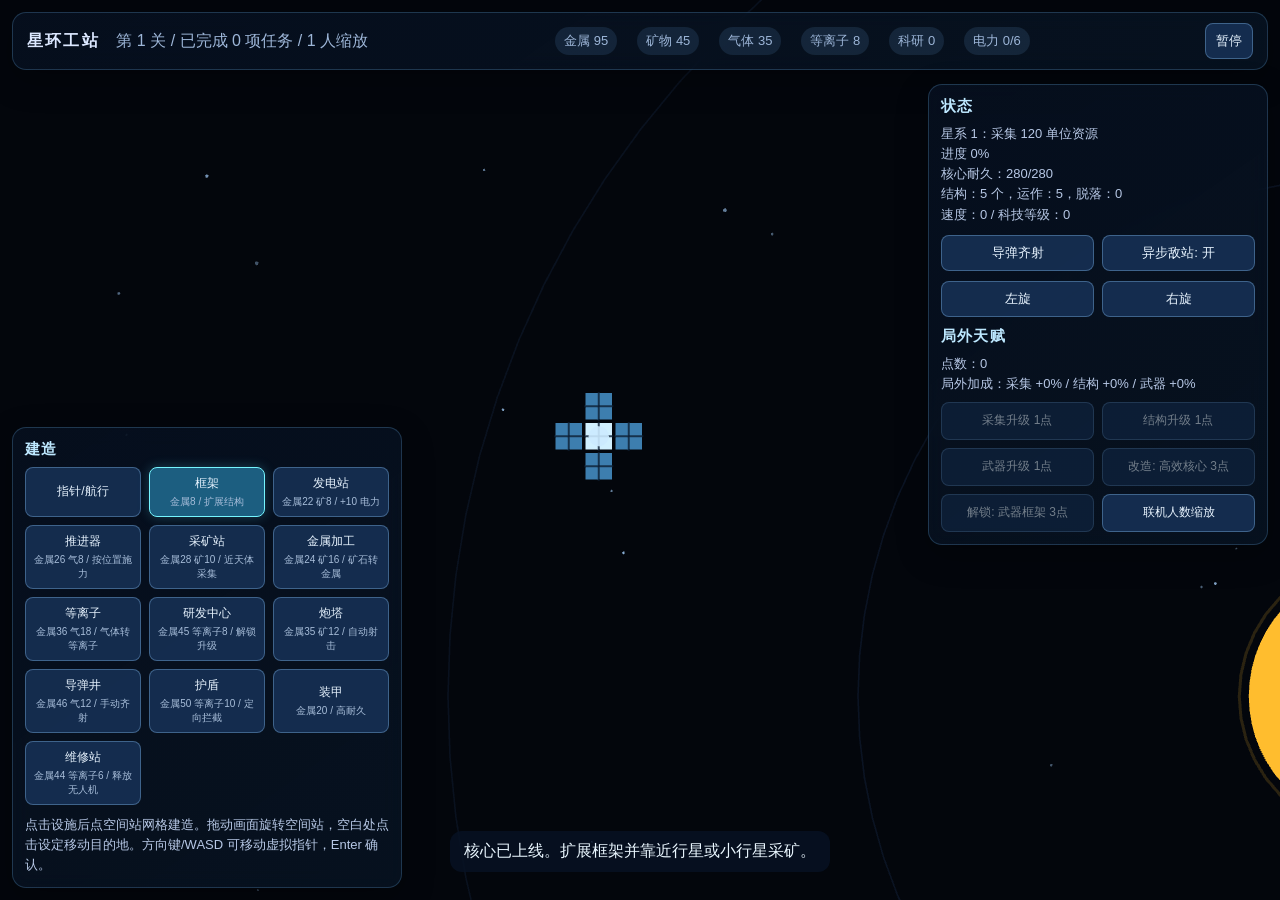
<file: index.html>
<!doctype html>
<html lang="zh-CN">
<head>
  <meta charset="utf-8">
  <meta name="viewport" content="width=device-width, initial-scale=1.0, maximum-scale=1.0, user-scalable=no">
  <title>星环工站 - WebGL Prototype</title>
  <link rel="icon" href="data:,">
  <link rel="stylesheet" href="style.css">
</head>
<body>
  <canvas id="game"></canvas>

  <div id="hud">
    <section class="panel topbar">
      <div>
        <strong>星环工站</strong>
        <span id="runInfo">准备中</span>
      </div>
      <div id="resources"></div>
      <button id="pauseBtn" type="button">暂停</button>
    </section>

    <section class="panel build-panel">
      <h2>建造</h2>
      <div id="buildButtons" class="button-grid"></div>
      <div class="hint">
        点击设施后点空间站网格建造。拖动画面旋转空间站，空白处点击设定移动目的地。方向键/WASD 可移动虚拟指针，Enter 确认。
      </div>
    </section>

    <section class="panel status-panel">
      <h2>状态</h2>
      <div id="objective"></div>
      <div id="stationStatus">
        <div id="stationData"></div>
        <div id="selectedCellPanel" class="selected-panel hidden">
          <div id="selectedCellInfo"></div>
          <div class="row">
            <button id="toggleSelectedBtn" type="button">开关设施</button>
            <button id="prioritySelectedBtn" type="button">优先级+10</button>
          </div>
        </div>
      </div>
      <div class="row">
        <button id="missileBtn" type="button">导弹齐射</button>
        <button id="toggleAsyncBtn" type="button">异步敌站: 开</button>
      </div>
      <div class="row">
        <button id="rotateLeftBtn" type="button">左旋</button>
        <button id="rotateRightBtn" type="button">右旋</button>
      </div>
      <h2>局外天赋</h2>
      <div id="meta">
        <div id="metaStats"></div>
        <div class="meta-actions">
          <button id="talentMiningBtn" type="button">采集升级 1点</button>
          <button id="talentHullBtn" type="button">结构升级 1点</button>
          <button id="talentWeaponsBtn" type="button">武器升级 1点</button>
          <button id="unlockCoreBtn" type="button">改造: 高效核心 3点</button>
          <button id="unlockWeaponFrameBtn" type="button">解锁: 武器框架 3点</button>
          <button id="playersBtn" type="button">联机人数缩放</button>
        </div>
      </div>
    </section>

    <section id="toast" class="toast"></section>
  </div>

  <script src="game.js"></script>
</body>
</html>
</file>
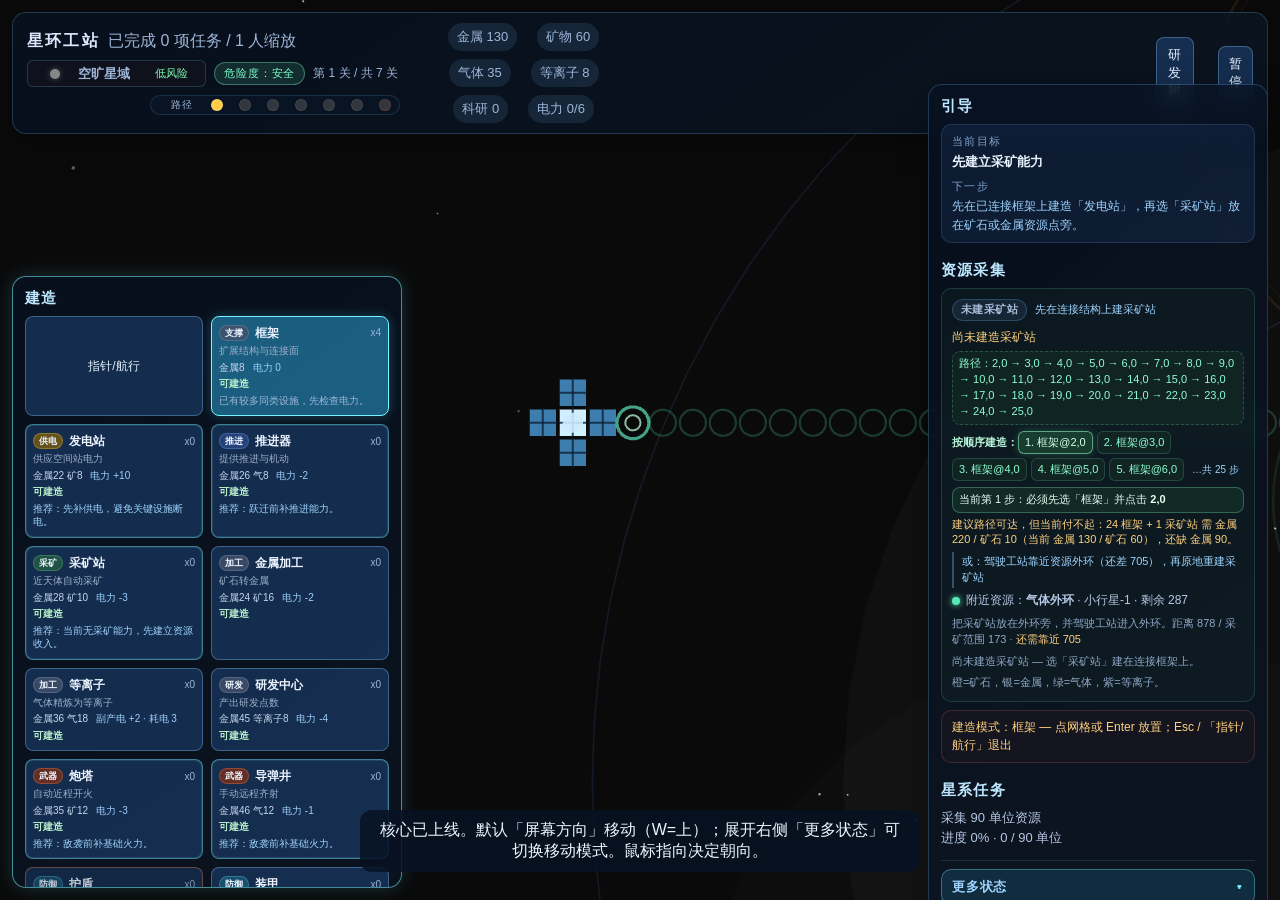
<file: Game/index.html>
<!doctype html>
<html lang="zh-CN">
<head>
  <meta charset="utf-8">
  <meta name="viewport" content="width=device-width, initial-scale=1.0, maximum-scale=1.0, user-scalable=no">
  <title>星环工站 - WebGL Prototype</title>
  <link rel="icon" href="data:,">
  <link rel="stylesheet" href="style.css">
</head>
<body>
  <canvas id="game"></canvas>

  <div id="hud">
    <section class="panel topbar">
      <div class="run-header">
        <strong>星环工站</strong>
        <span id="runInfo">准备中</span>
        <div id="currentGalaxyInfoEl" class="hud-galaxy-info" aria-live="polite"></div>
        <span id="runDanger" class="run-pill danger-safe">危险度：安全</span>
        <span id="runProgress" class="run-progress">第 1 关 / 共 7 关</span>
        <div id="galaxyPathEl" class="hud-galaxy-path" aria-label="星系路径">
          <span class="hud-galaxy-path-label">路径</span>
          <div class="hud-galaxy-path-dots"></div>
        </div>
      </div>
      <div id="resources"></div>
      <div id="weaponsRow" class="weapons-row"></div>
      <button id="pauseBtn" type="button">暂停</button>
    </section>

    <section class="panel build-panel">
      <h2>建造</h2>
      <div id="buildButtons" class="button-grid"></div>
      <div class="hint">
        默认「屏幕方向」：W=上、S=下、A=左、D=右；点右侧「移动模式」可切换为「朝向前方」。鼠标指向决定朝向，拖动画布可手动旋转/缩放。选设施后点网格或 Enter 建造；失败不退出建造模式，Esc 或「指针/航行」才退出。带彩色外环的天体是资源点（橙=矿石、银=金属、绿=气体、紫=等离子）；建造采矿站并驾驶进入外环即可采集。
      </div>
    </section>

    <section class="panel status-panel">
      <h2>引导</h2>
      <div id="guideBox" class="guide-box">
        <div class="guide-row"><span class="guide-label">当前目标</span><span id="currentGoal" class="guide-goal">加载中…</span></div>
        <div class="guide-row"><span class="guide-label">下一步</span><span id="nextStep" class="guide-next">加载中…</span></div>
      </div>
      <h2>资源采集</h2>
      <div id="resourceGuide" class="resource-guide" aria-live="polite"></div>
      <div id="statusAlerts" class="status-alerts" aria-live="polite"></div>
      <h2>星系任务</h2>
      <div id="objective"></div>
      <div id="objectiveChoicePanel" class="objective-choice-panel hidden" aria-live="polite">
        <div id="objectiveChoiceAwaiting">
          <p class="objective-choice-title">星系任务已完成</p>
          <p class="objective-choice-hint">请选择下一步行动</p>
          <div class="objective-choice-actions row">
            <button id="objectiveJumpBtn" type="button">跃迁下一星系</button>
            <button id="objectiveStayBtn" type="button">暂时停留</button>
          </div>
        </div>
        <div id="objectiveDeferredActions" class="objective-deferred-actions hidden">
          <p class="objective-choice-hint good">任务已完成，可随时跃迁</p>
          <button id="objectiveJumpDeferredBtn" type="button">跃迁下一星系</button>
        </div>
      </div>
      <div id="galaxyMapPanel" class="galaxy-map-panel hidden" role="dialog" aria-modal="true" aria-labelledby="galaxyMapTitle">
        <div class="galaxy-map-overlay"></div>
        <div class="galaxy-map-content">
          <h2 id="galaxyMapTitle">选择跃迁目的地</h2>
          <p class="galaxy-map-subtitle">扫描数据已就绪，请选择下一跳目的地。按 Esc 可暂时停留。</p>
          <div class="galaxy-map-cards"></div>
          <div class="galaxy-map-footer">
            <button type="button" class="galaxy-map-cancel-btn">暂时停留（Esc）</button>
          </div>
        </div>
      </div>
      <div id="runSettlementPanel" class="objective-choice-panel run-settlement-panel hidden" aria-live="polite">
        <p class="objective-choice-title">本局结算</p>
        <p class="objective-choice-hint">守护者已击毁，是否开始新局？</p>
        <div id="runSettlementStats" class="run-settlement-stats"></div>
        <div id="runSettlementMetaFeedback" class="run-settlement-meta-feedback"></div>
        <div class="objective-choice-actions row">
          <button id="summaryRestartBtn" type="button">开始新局</button>
          <button id="summaryStayBtn" type="button">留在终结星系自由游玩</button>
        </div>
      </div>

      <details id="moreStatusPanel" class="more-status">
        <summary class="more-status-summary">更多状态</summary>
        <div class="more-status-body">
          <h2>状态</h2>
          <div id="stationStatus">
            <div id="stationData"></div>
            <div id="designHealthSummary" class="design-health-summary" aria-live="polite"></div>
            <section id="combatReviewSummary" class="combat-review-summary" aria-live="polite"></section>
            <div id="combatStatusSummary" class="combat-status-summary" aria-live="polite"></div>
            <div id="selectedCellPanel" class="selected-panel hidden">
              <div id="selectedCellInfo"></div>
              <div id="selectedCellDiagnostics" class="selected-cell-diagnostics hidden"></div>
              <div class="row">
                <button id="toggleSelectedBtn" type="button">开关设施</button>
                <button id="prioritySelectedBtn" type="button">优先级+10</button>
              </div>
            </div>
          </div>
          <div class="row">
            <button id="missileBtn" type="button">导弹齐射</button>
            <button id="toggleAsyncBtn" type="button">异步敌站: 开</button>
          </div>
          <div class="row">
            <button id="toggleControlModeBtn" type="button" data-mode="screen">移动: 屏幕方向</button>
          </div>
          <div class="row">
            <button id="rotateLeftBtn" type="button">左旋</button>
            <button id="rotateRightBtn" type="button">右旋</button>
          </div>
          <div class="row">
            <button id="quickRestartBtn" class="hidden danger-restart-btn" type="button">再次开始新局</button>
          </div>
          <h2>局外天赋</h2>
          <div id="meta">
            <div id="metaStats"></div>
            <button id="metaPanelToggle" type="button" class="meta-panel-toggle">打开局外天赋面板</button>
            <div class="row meta-side-actions">
              <button id="playersBtn" type="button">联机人数缩放</button>
            </div>
          </div>
        </div>
      </details>
    </section>

    <section id="toast" class="toast"></section>
  </div>

  <script src="game.js"></script>
</body>
</html>
</file>
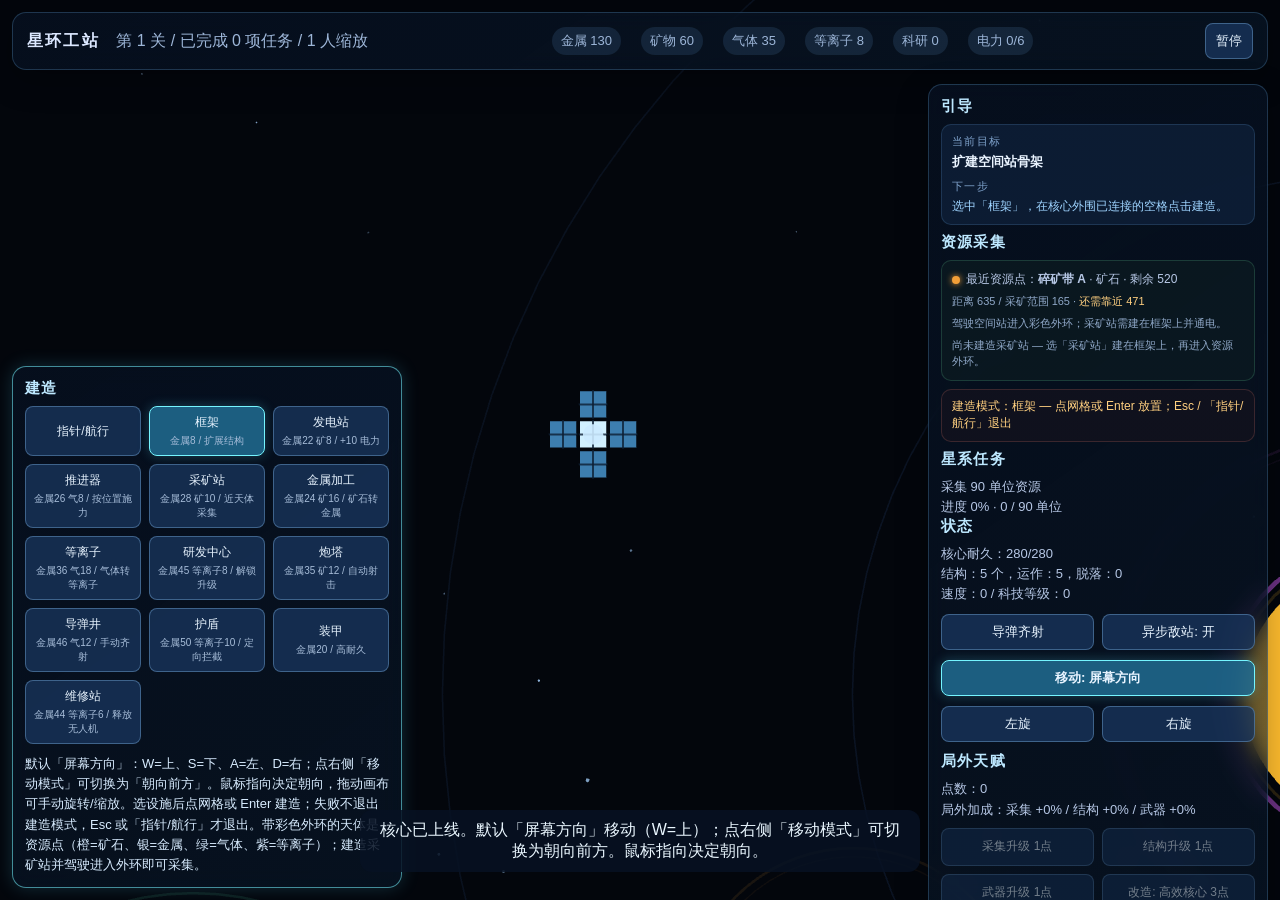
<file: Releases/v0.1.0-first-playability/Game/index.html>
<!doctype html>
<html lang="zh-CN">
<head>
  <meta charset="utf-8">
  <meta name="viewport" content="width=device-width, initial-scale=1.0, maximum-scale=1.0, user-scalable=no">
  <title>星环工站 - WebGL Prototype</title>
  <link rel="icon" href="data:,">
  <link rel="stylesheet" href="style.css">
</head>
<body>
  <canvas id="game"></canvas>

  <div id="hud">
    <section class="panel topbar">
      <div>
        <strong>星环工站</strong>
        <span id="runInfo">准备中</span>
      </div>
      <div id="resources"></div>
      <button id="pauseBtn" type="button">暂停</button>
    </section>

    <section class="panel build-panel">
      <h2>建造</h2>
      <div id="buildButtons" class="button-grid"></div>
      <div class="hint">
        默认「屏幕方向」：W=上、S=下、A=左、D=右；点右侧「移动模式」可切换为「朝向前方」。鼠标指向决定朝向，拖动画布可手动旋转/缩放。选设施后点网格或 Enter 建造；失败不退出建造模式，Esc 或「指针/航行」才退出。带彩色外环的天体是资源点（橙=矿石、银=金属、绿=气体、紫=等离子）；建造采矿站并驾驶进入外环即可采集。
      </div>
    </section>

    <section class="panel status-panel">
      <h2>引导</h2>
      <div id="guideBox" class="guide-box">
        <div class="guide-row"><span class="guide-label">当前目标</span><span id="currentGoal" class="guide-goal">加载中…</span></div>
        <div class="guide-row"><span class="guide-label">下一步</span><span id="nextStep" class="guide-next">加载中…</span></div>
      </div>
      <h2>资源采集</h2>
      <div id="resourceGuide" class="resource-guide" aria-live="polite"></div>
      <div id="statusAlerts" class="status-alerts" aria-live="polite"></div>
      <h2>星系任务</h2>
      <div id="objective"></div>
      <h2>状态</h2>
      <div id="stationStatus">
        <div id="stationData"></div>
        <div id="selectedCellPanel" class="selected-panel hidden">
          <div id="selectedCellInfo"></div>
          <div class="row">
            <button id="toggleSelectedBtn" type="button">开关设施</button>
            <button id="prioritySelectedBtn" type="button">优先级+10</button>
          </div>
        </div>
      </div>
      <div class="row">
        <button id="missileBtn" type="button">导弹齐射</button>
        <button id="toggleAsyncBtn" type="button">异步敌站: 开</button>
      </div>
      <div class="row">
        <button id="toggleControlModeBtn" type="button" data-mode="screen">移动: 屏幕方向</button>
      </div>
      <div class="row">
        <button id="rotateLeftBtn" type="button">左旋</button>
        <button id="rotateRightBtn" type="button">右旋</button>
      </div>
      <h2>局外天赋</h2>
      <div id="meta">
        <div id="metaStats"></div>
        <div class="meta-actions">
          <button id="talentMiningBtn" type="button">采集升级 1点</button>
          <button id="talentHullBtn" type="button">结构升级 1点</button>
          <button id="talentWeaponsBtn" type="button">武器升级 1点</button>
          <button id="unlockCoreBtn" type="button">改造: 高效核心 3点</button>
          <button id="unlockWeaponFrameBtn" type="button">解锁: 武器框架 3点</button>
          <button id="playersBtn" type="button">联机人数缩放</button>
        </div>
      </div>
    </section>

    <section id="toast" class="toast"></section>
  </div>

  <script src="game.js"></script>
</body>
</html>
</file>
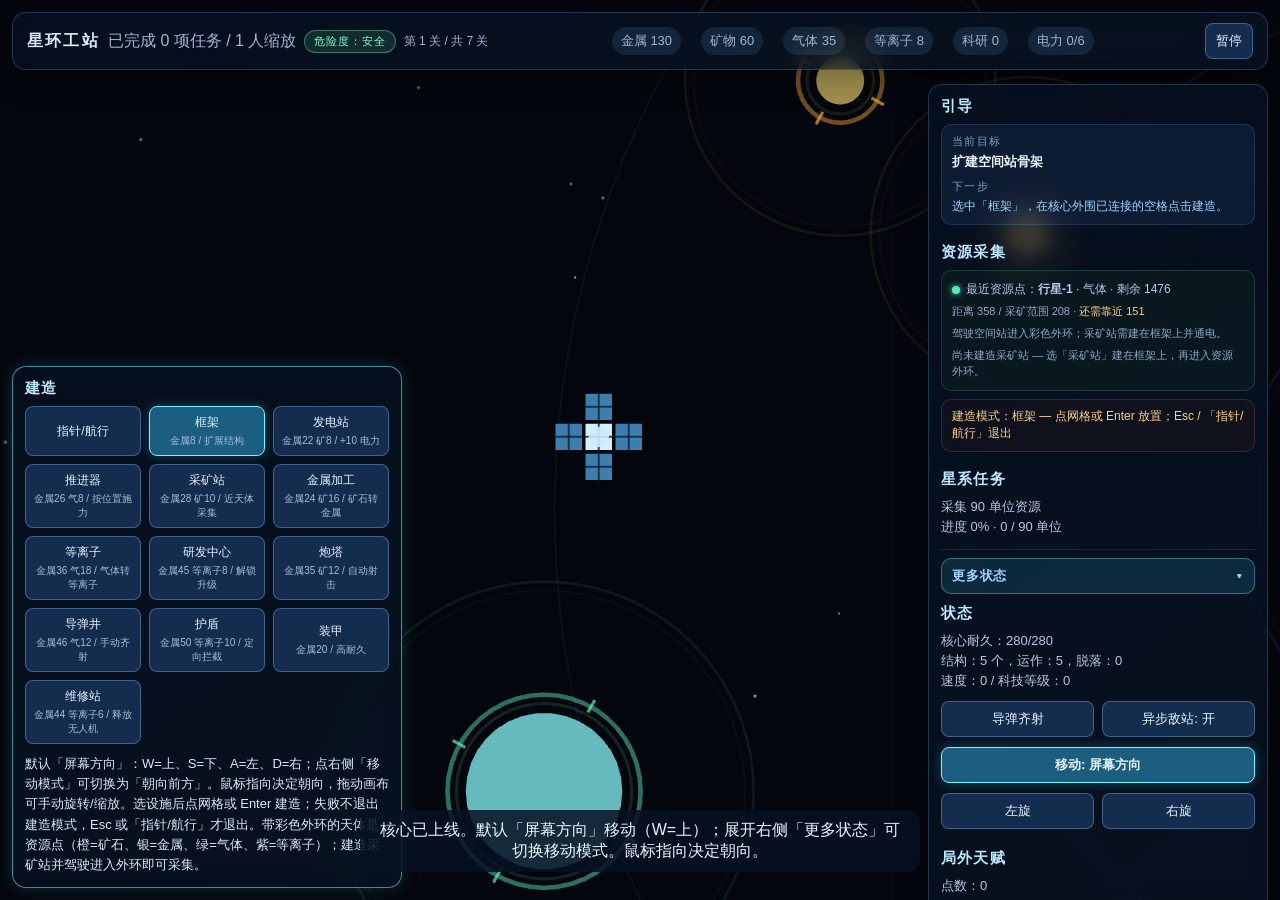
<file: Releases/v0.2.0-galactic-rhythm/Game/index.html>
<!doctype html>
<html lang="zh-CN">
<head>
  <meta charset="utf-8">
  <meta name="viewport" content="width=device-width, initial-scale=1.0, maximum-scale=1.0, user-scalable=no">
  <title>星环工站 - WebGL Prototype</title>
  <link rel="icon" href="data:,">
  <link rel="stylesheet" href="style.css">
</head>
<body>
  <canvas id="game"></canvas>

  <div id="hud">
    <section class="panel topbar">
      <div class="run-header">
        <strong>星环工站</strong>
        <span id="runInfo">准备中</span>
        <span id="runDanger" class="run-pill danger-safe">危险度：安全</span>
        <span id="runProgress" class="run-progress">第 1 关 / 共 7 关</span>
      </div>
      <div id="resources"></div>
      <button id="pauseBtn" type="button">暂停</button>
    </section>

    <section class="panel build-panel">
      <h2>建造</h2>
      <div id="buildButtons" class="button-grid"></div>
      <div class="hint">
        默认「屏幕方向」：W=上、S=下、A=左、D=右；点右侧「移动模式」可切换为「朝向前方」。鼠标指向决定朝向，拖动画布可手动旋转/缩放。选设施后点网格或 Enter 建造；失败不退出建造模式，Esc 或「指针/航行」才退出。带彩色外环的天体是资源点（橙=矿石、银=金属、绿=气体、紫=等离子）；建造采矿站并驾驶进入外环即可采集。
      </div>
    </section>

    <section class="panel status-panel">
      <h2>引导</h2>
      <div id="guideBox" class="guide-box">
        <div class="guide-row"><span class="guide-label">当前目标</span><span id="currentGoal" class="guide-goal">加载中…</span></div>
        <div class="guide-row"><span class="guide-label">下一步</span><span id="nextStep" class="guide-next">加载中…</span></div>
      </div>
      <h2>资源采集</h2>
      <div id="resourceGuide" class="resource-guide" aria-live="polite"></div>
      <div id="statusAlerts" class="status-alerts" aria-live="polite"></div>
      <h2>星系任务</h2>
      <div id="objective"></div>
      <div id="objectiveChoicePanel" class="objective-choice-panel hidden" aria-live="polite">
        <div id="objectiveChoiceAwaiting">
          <p class="objective-choice-title">星系任务已完成</p>
          <p class="objective-choice-hint">请选择下一步行动</p>
          <div class="objective-choice-actions row">
            <button id="objectiveJumpBtn" type="button">跃迁下一星系</button>
            <button id="objectiveStayBtn" type="button">暂时停留</button>
          </div>
        </div>
        <div id="objectiveDeferredActions" class="objective-deferred-actions hidden">
          <p class="objective-choice-hint good">任务已完成，可随时跃迁</p>
          <button id="objectiveJumpDeferredBtn" type="button">跃迁下一星系</button>
        </div>
      </div>
      <div id="runSettlementPanel" class="objective-choice-panel run-settlement-panel hidden" aria-live="polite">
        <p class="objective-choice-title">本局结算</p>
        <p class="objective-choice-hint">守护者已击毁，是否开始新局？</p>
        <div id="runSettlementStats" class="run-settlement-stats"></div>
        <div class="objective-choice-actions row">
          <button id="summaryRestartBtn" type="button">开始新局</button>
          <button id="summaryStayBtn" type="button">留在终结星系自由游玩</button>
        </div>
      </div>

      <details id="moreStatusPanel" class="more-status">
        <summary class="more-status-summary">更多状态</summary>
        <div class="more-status-body">
          <h2>状态</h2>
          <div id="stationStatus">
            <div id="stationData"></div>
            <div id="selectedCellPanel" class="selected-panel hidden">
              <div id="selectedCellInfo"></div>
              <div class="row">
                <button id="toggleSelectedBtn" type="button">开关设施</button>
                <button id="prioritySelectedBtn" type="button">优先级+10</button>
              </div>
            </div>
          </div>
          <div class="row">
            <button id="missileBtn" type="button">导弹齐射</button>
            <button id="toggleAsyncBtn" type="button">异步敌站: 开</button>
          </div>
          <div class="row">
            <button id="toggleControlModeBtn" type="button" data-mode="screen">移动: 屏幕方向</button>
          </div>
          <div class="row">
            <button id="rotateLeftBtn" type="button">左旋</button>
            <button id="rotateRightBtn" type="button">右旋</button>
          </div>
          <div class="row">
            <button id="quickRestartBtn" class="hidden danger-restart-btn" type="button">再次开始新局</button>
          </div>
          <h2>局外天赋</h2>
          <div id="meta">
            <div id="metaStats"></div>
            <div class="meta-actions">
              <button id="talentMiningBtn" type="button">采集升级 1点</button>
              <button id="talentHullBtn" type="button">结构升级 1点</button>
              <button id="talentWeaponsBtn" type="button">武器升级 1点</button>
              <button id="unlockCoreBtn" type="button">改造: 高效核心 3点</button>
              <button id="unlockWeaponFrameBtn" type="button">解锁: 武器框架 3点</button>
              <button id="playersBtn" type="button">联机人数缩放</button>
            </div>
          </div>
        </div>
      </details>
    </section>

    <section id="toast" class="toast"></section>
  </div>

  <script src="game.js"></script>
</body>
</html>
</file>
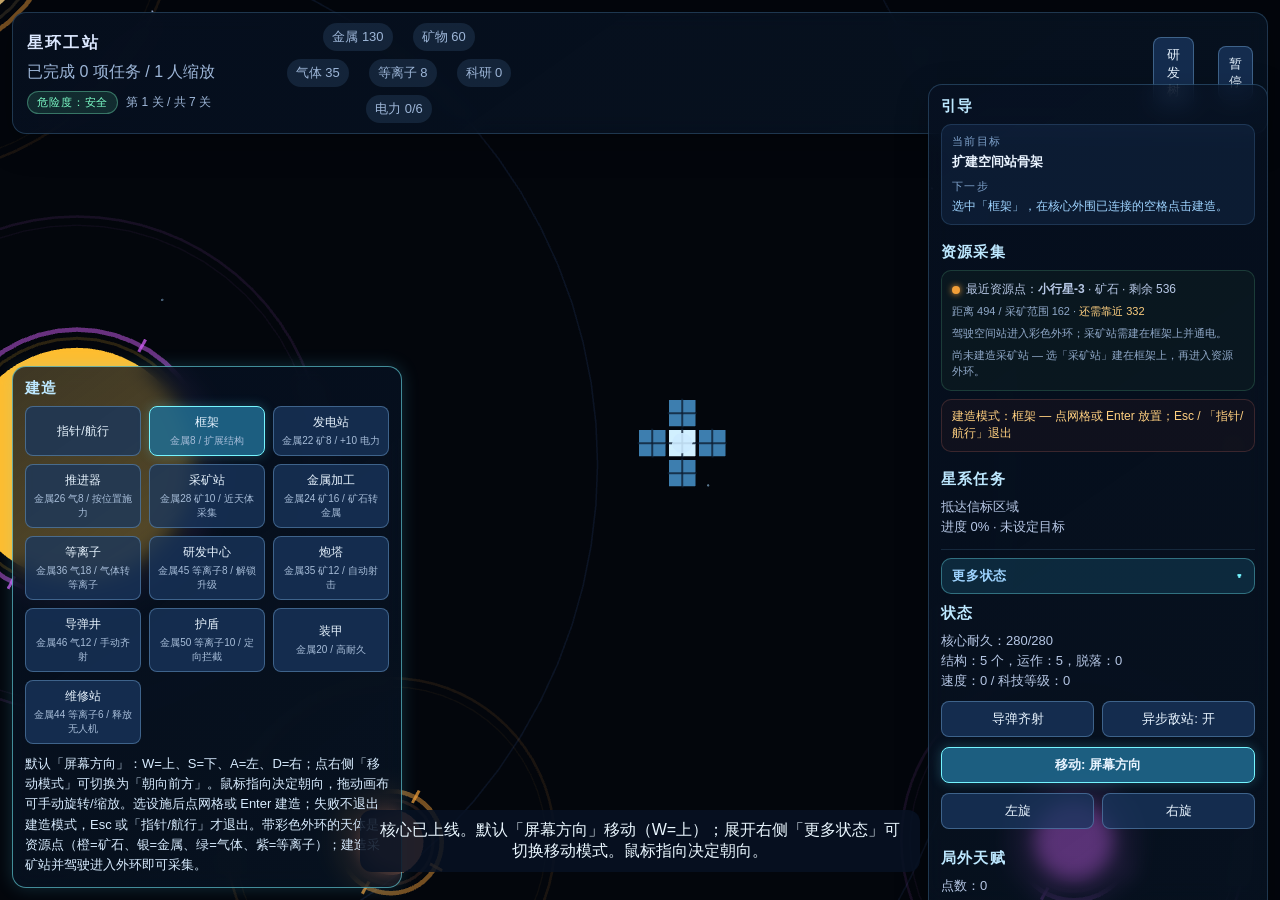
<file: Releases/v0.7.0-combat-control/Game/index.html>
<!doctype html>
<html lang="zh-CN">
<head>
  <meta charset="utf-8">
  <meta name="viewport" content="width=device-width, initial-scale=1.0, maximum-scale=1.0, user-scalable=no">
  <title>星环工站 - WebGL Prototype</title>
  <link rel="icon" href="data:,">
  <link rel="stylesheet" href="style.css">
</head>
<body>
  <canvas id="game"></canvas>

  <div id="hud">
    <section class="panel topbar">
      <div class="run-header">
        <strong>星环工站</strong>
        <span id="runInfo">准备中</span>
        <span id="runDanger" class="run-pill danger-safe">危险度：安全</span>
        <span id="runProgress" class="run-progress">第 1 关 / 共 7 关</span>
      </div>
      <div id="resources"></div>
      <div id="weaponsRow" class="weapons-row"></div>
      <button id="pauseBtn" type="button">暂停</button>
    </section>

    <section class="panel build-panel">
      <h2>建造</h2>
      <div id="buildButtons" class="button-grid"></div>
      <div class="hint">
        默认「屏幕方向」：W=上、S=下、A=左、D=右；点右侧「移动模式」可切换为「朝向前方」。鼠标指向决定朝向，拖动画布可手动旋转/缩放。选设施后点网格或 Enter 建造；失败不退出建造模式，Esc 或「指针/航行」才退出。带彩色外环的天体是资源点（橙=矿石、银=金属、绿=气体、紫=等离子）；建造采矿站并驾驶进入外环即可采集。
      </div>
    </section>

    <section class="panel status-panel">
      <h2>引导</h2>
      <div id="guideBox" class="guide-box">
        <div class="guide-row"><span class="guide-label">当前目标</span><span id="currentGoal" class="guide-goal">加载中…</span></div>
        <div class="guide-row"><span class="guide-label">下一步</span><span id="nextStep" class="guide-next">加载中…</span></div>
      </div>
      <h2>资源采集</h2>
      <div id="resourceGuide" class="resource-guide" aria-live="polite"></div>
      <div id="statusAlerts" class="status-alerts" aria-live="polite"></div>
      <h2>星系任务</h2>
      <div id="objective"></div>
      <div id="objectiveChoicePanel" class="objective-choice-panel hidden" aria-live="polite">
        <div id="objectiveChoiceAwaiting">
          <p class="objective-choice-title">星系任务已完成</p>
          <p class="objective-choice-hint">请选择下一步行动</p>
          <div class="objective-choice-actions row">
            <button id="objectiveJumpBtn" type="button">跃迁下一星系</button>
            <button id="objectiveStayBtn" type="button">暂时停留</button>
          </div>
        </div>
        <div id="objectiveDeferredActions" class="objective-deferred-actions hidden">
          <p class="objective-choice-hint good">任务已完成，可随时跃迁</p>
          <button id="objectiveJumpDeferredBtn" type="button">跃迁下一星系</button>
        </div>
      </div>
      <div id="runSettlementPanel" class="objective-choice-panel run-settlement-panel hidden" aria-live="polite">
        <p class="objective-choice-title">本局结算</p>
        <p class="objective-choice-hint">守护者已击毁，是否开始新局？</p>
        <div id="runSettlementStats" class="run-settlement-stats"></div>
        <div class="objective-choice-actions row">
          <button id="summaryRestartBtn" type="button">开始新局</button>
          <button id="summaryStayBtn" type="button">留在终结星系自由游玩</button>
        </div>
      </div>

      <details id="moreStatusPanel" class="more-status">
        <summary class="more-status-summary">更多状态</summary>
        <div class="more-status-body">
          <h2>状态</h2>
          <div id="stationStatus">
            <div id="stationData"></div>
            <div id="selectedCellPanel" class="selected-panel hidden">
              <div id="selectedCellInfo"></div>
              <div class="row">
                <button id="toggleSelectedBtn" type="button">开关设施</button>
                <button id="prioritySelectedBtn" type="button">优先级+10</button>
              </div>
            </div>
          </div>
          <div class="row">
            <button id="missileBtn" type="button">导弹齐射</button>
            <button id="toggleAsyncBtn" type="button">异步敌站: 开</button>
          </div>
          <div class="row">
            <button id="toggleControlModeBtn" type="button" data-mode="screen">移动: 屏幕方向</button>
          </div>
          <div class="row">
            <button id="rotateLeftBtn" type="button">左旋</button>
            <button id="rotateRightBtn" type="button">右旋</button>
          </div>
          <div class="row">
            <button id="quickRestartBtn" class="hidden danger-restart-btn" type="button">再次开始新局</button>
          </div>
          <h2>局外天赋</h2>
          <div id="meta">
            <div id="metaStats"></div>
            <div class="meta-actions">
              <button id="talentMiningBtn" type="button">采集升级 1点</button>
              <button id="talentHullBtn" type="button">结构升级 1点</button>
              <button id="talentWeaponsBtn" type="button">武器升级 1点</button>
              <button id="unlockCoreBtn" type="button">改造: 高效核心 3点</button>
              <button id="unlockWeaponFrameBtn" type="button">解锁: 武器框架 3点</button>
              <button id="playersBtn" type="button">联机人数缩放</button>
            </div>
          </div>
        </div>
      </details>
    </section>

    <section id="toast" class="toast"></section>
  </div>

  <script src="game.js"></script>
</body>
</html>
</file>
<file: style.css>
* {
  box-sizing: border-box;
}

html,
body {
  height: 100%;
  margin: 0;
  overflow: hidden;
  background: #050812;
  color: #dce8ff;
  font-family: "Segoe UI", "Microsoft YaHei", Arial, sans-serif;
}

button {
  border: 1px solid rgba(143, 201, 255, 0.35);
  border-radius: 8px;
  background: rgba(26, 55, 94, 0.76);
  color: #e8f4ff;
  padding: 8px 10px;
  cursor: pointer;
  transition: 120ms ease;
}

button:hover,
button.active {
  border-color: #75f5ff;
  background: rgba(32, 108, 145, 0.86);
  box-shadow: 0 0 12px rgba(91, 224, 255, 0.25);
}

button:disabled {
  cursor: not-allowed;
  opacity: 0.48;
}

#game {
  position: fixed;
  inset: 0;
  width: 100vw;
  height: 100vh;
  display: block;
  touch-action: none;
}

#hud {
  position: fixed;
  inset: 0;
  pointer-events: none;
}

.panel {
  pointer-events: auto;
  position: absolute;
  border: 1px solid rgba(118, 194, 255, 0.22);
  border-radius: 14px;
  background: linear-gradient(145deg, rgba(7, 17, 34, 0.78), rgba(10, 28, 48, 0.52));
  box-shadow: 0 10px 32px rgba(0, 0, 0, 0.26);
  backdrop-filter: blur(10px);
}

.topbar {
  top: 12px;
  left: 12px;
  right: 12px;
  min-height: 58px;
  display: flex;
  align-items: center;
  justify-content: space-between;
  gap: 16px;
  padding: 10px 14px;
}

.topbar strong {
  letter-spacing: 0.14em;
}

.topbar span {
  margin-left: 12px;
  color: #9db6d8;
}

#resources {
  display: flex;
  flex-wrap: wrap;
  justify-content: center;
  gap: 8px;
  font-size: 13px;
}

#resources span {
  border-radius: 999px;
  background: rgba(125, 185, 255, 0.12);
  padding: 5px 9px;
}

.build-panel {
  left: 12px;
  bottom: 12px;
  width: min(390px, calc(100vw - 24px));
  padding: 12px;
}

.status-panel {
  top: 84px;
  right: 12px;
  width: min(340px, calc(100vw - 24px));
  padding: 12px;
}

h2 {
  margin: 0 0 8px;
  color: #bde8ff;
  font-size: 15px;
  font-weight: 600;
  letter-spacing: 0.08em;
}

.button-grid {
  display: grid;
  grid-template-columns: repeat(3, minmax(0, 1fr));
  gap: 8px;
}

.build-button {
  min-height: 48px;
  padding: 7px 6px;
  font-size: 12px;
}

.build-button small {
  display: block;
  margin-top: 3px;
  color: #a7bdd9;
  font-size: 10px;
}

.hint,
#stationStatus,
#objective,
#meta {
  color: #b7c8e6;
  font-size: 13px;
  line-height: 1.55;
}

.hidden {
  display: none;
}

.selected-panel {
  margin-top: 8px;
}

.meta-actions {
  display: grid;
  grid-template-columns: repeat(2, minmax(0, 1fr));
  gap: 8px;
  margin-top: 8px;
}

.meta-actions button {
  min-height: 38px;
  font-size: 12px;
}

.hint {
  margin-top: 10px;
}

.row {
  display: flex;
  gap: 8px;
  margin: 10px 0;
}

.row button {
  flex: 1;
}

.toast {
  position: absolute;
  left: 50%;
  bottom: 28px;
  transform: translateX(-50%);
  min-width: 220px;
  max-width: min(560px, calc(100vw - 24px));
  border-radius: 12px;
  background: rgba(7, 18, 36, 0.86);
  color: #eaf7ff;
  padding: 10px 14px;
  text-align: center;
  opacity: 0;
  transition: 180ms ease;
}

.toast.show {
  opacity: 1;
}

.danger {
  color: #ff9a9a;
}

.good {
  color: #8dffd2;
}

@media (max-width: 760px) {
  .topbar {
    align-items: flex-start;
    flex-direction: column;
    gap: 8px;
  }

  .status-panel {
    top: 136px;
    right: 8px;
    width: 220px;
    max-height: 44vh;
    overflow: auto;
  }

  .build-panel {
    left: 8px;
    right: 8px;
    bottom: 8px;
    width: auto;
  }

  .button-grid {
    grid-template-columns: repeat(4, minmax(0, 1fr));
  }

  .build-button {
    min-height: 42px;
    font-size: 11px;
  }
}
</file>
<file: Game/style.css>
* {
  box-sizing: border-box;
}

html,
body {
  height: 100%;
  margin: 0;
  overflow: hidden;
  background: #050812;
  color: #dce8ff;
  font-family: "Segoe UI", "Microsoft YaHei", Arial, sans-serif;
}

button {
  border: 1px solid rgba(143, 201, 255, 0.35);
  border-radius: 8px;
  background: rgba(26, 55, 94, 0.76);
  color: #e8f4ff;
  padding: 8px 10px;
  cursor: pointer;
  transition: 120ms ease;
}

button:hover,
button.active {
  border-color: #75f5ff;
  background: rgba(32, 108, 145, 0.86);
  box-shadow: 0 0 12px rgba(91, 224, 255, 0.25);
}

button:disabled {
  cursor: not-allowed;
  opacity: 0.48;
}

#game {
  position: fixed;
  inset: 0;
  width: 100vw;
  height: 100vh;
  display: block;
  touch-action: none;
}

#hud {
  position: fixed;
  inset: 0;
  pointer-events: none;
}

.panel {
  pointer-events: auto;
  position: absolute;
  border: 1px solid rgba(118, 194, 255, 0.22);
  border-radius: 14px;
  background: linear-gradient(145deg, rgba(7, 17, 34, 0.78), rgba(10, 28, 48, 0.52));
  box-shadow: 0 10px 32px rgba(0, 0, 0, 0.26);
  backdrop-filter: blur(10px);
}

.topbar {
  top: 12px;
  left: 12px;
  right: 12px;
  min-height: 58px;
  display: flex;
  align-items: center;
  justify-content: space-between;
  gap: 16px;
  padding: 10px 14px;
}

.topbar strong {
  letter-spacing: 0.14em;
}

.topbar span {
  margin-left: 12px;
  color: #9db6d8;
}

.run-header {
  display: flex;
  align-items: center;
  flex-wrap: wrap;
  gap: 8px;
}

.run-header #runInfo {
  margin-left: 0;
}

.run-pill {
  margin-left: 0 !important;
  display: inline-flex;
  align-items: center;
  padding: 3px 9px;
  border-radius: 999px;
  border: 1px solid transparent;
  font-size: 11px;
  letter-spacing: 0.08em;
}

.run-progress {
  margin-left: 0 !important;
  color: #b6d8ff;
  font-size: 12px;
}

.hud-galaxy-info {
  display: inline-flex;
  align-items: center;
  gap: 6px;
  margin-left: 0 !important;
  padding: 3px 10px;
  border-radius: 6px;
  background: rgba(20, 20, 30, 0.7);
  border: 1px solid rgba(117, 245, 255, 0.18);
  font-size: 12px;
  color: #e0e0e0;
  transition: opacity 200ms ease;
}

.hud-galaxy-info.fade-out {
  opacity: 0;
}

.galaxy-info-icon {
  width: 10px;
  height: 10px;
  border-radius: 50%;
  flex-shrink: 0;
  box-shadow: 0 0 6px rgba(255, 255, 255, 0.25);
}

.galaxy-info-name {
  font-size: 13px;
  font-weight: 600;
  color: #eaf4ff;
}

.galaxy-info-risk {
  font-size: 11px;
  padding: 1px 6px;
  border-radius: 999px;
  border: 1px solid transparent;
}

.hud-galaxy-path {
  display: inline-flex;
  align-items: center;
  gap: 6px;
  margin-left: auto !important;
  padding: 2px 8px;
  border-radius: 999px;
  background: rgba(12, 24, 42, 0.55);
  border: 1px solid rgba(118, 194, 255, 0.16);
}

.hud-galaxy-path-label {
  font-size: 10px;
  letter-spacing: 0.08em;
  color: #8eb8dc;
  white-space: nowrap;
}

.hud-galaxy-path-dots {
  display: inline-flex;
  align-items: center;
  gap: 4px;
}

.path-dot {
  width: 12px;
  height: 12px;
  border-radius: 50%;
  border: 1px solid rgba(255, 255, 255, 0.18);
  flex-shrink: 0;
  cursor: default;
  transition: transform 150ms ease, box-shadow 150ms ease;
}

.path-dot:hover {
  transform: scale(1.15);
  box-shadow: 0 0 8px rgba(255, 255, 255, 0.35);
}

.path-dot.future {
  background-color: #555555 !important;
  opacity: 0.55;
}

.path-dot.visited {
  opacity: 0.92;
  box-shadow: 0 0 4px rgba(94, 196, 96, 0.35);
}

.path-dot.current {
  background-color: #ffcc44 !important;
  border-color: rgba(255, 220, 120, 0.85);
  animation: pathDotPulse 0.8s ease-in-out infinite;
}

.path-dot.endgame.future {
  border-color: rgba(255, 120, 80, 0.45);
}

@keyframes pathDotPulse {
  0%, 100% {
    transform: scale(1);
    box-shadow: 0 0 4px rgba(255, 204, 68, 0.4);
  }
  50% {
    transform: scale(1.18);
    box-shadow: 0 0 10px rgba(255, 204, 68, 0.75);
  }
}

.galaxy-map-panel {
  position: fixed;
  inset: 0;
  z-index: 130;
  display: flex;
  align-items: center;
  justify-content: center;
  pointer-events: auto;
  animation: galaxyMapFadeIn 250ms ease;
}

.galaxy-map-panel.hidden {
  display: none;
}

.galaxy-map-panel.closing {
  animation: galaxyMapFadeOut 200ms ease forwards;
}

@keyframes galaxyMapFadeIn {
  from { opacity: 0; }
  to { opacity: 1; }
}

@keyframes galaxyMapFadeOut {
  from { opacity: 1; }
  to { opacity: 0; }
}

.galaxy-map-overlay {
  position: absolute;
  inset: 0;
  background: rgba(0, 0, 0, 0.7);
}

.galaxy-map-content {
  position: relative;
  z-index: 1;
  width: min(96vw, 980px);
  max-height: 92vh;
  overflow: auto;
  overscroll-behavior: contain;
  padding: 22px 24px 18px;
  border-radius: 12px;
  border: 1px solid rgba(117, 245, 255, 0.28);
  background: rgba(8, 18, 36, 0.94);
  box-shadow: 0 12px 40px rgba(0, 0, 0, 0.45);
}

.galaxy-map-content h2 {
  margin: 0 0 6px;
  font-size: 22px;
  color: #eaf4ff;
  text-align: center;
}

.galaxy-map-subtitle {
  margin: 0 0 16px;
  text-align: center;
  color: #9ed4ff;
  font-size: 13px;
  line-height: 1.45;
}

.galaxy-map-cards {
  display: flex;
  flex-direction: row;
  flex-wrap: wrap;
  justify-content: center;
  gap: 18px;
  margin-bottom: 16px;
}

.galaxy-map-card {
  display: flex;
  flex-direction: column;
  align-items: flex-start;
  width: min(100%, 280px);
  min-height: 320px;
  max-height: 380px;
  padding: 16px 14px 14px;
  border-radius: 8px;
  border: 2px solid rgba(117, 245, 255, 0.22);
  background: rgba(20, 20, 30, 0.95);
  color: #e0e0e0;
  text-align: left;
  box-shadow: 0 4px 12px rgba(0, 0, 0, 0.3);
  transition: transform 150ms ease, box-shadow 150ms ease, border-color 150ms ease;
}

.galaxy-map-card:hover,
.galaxy-map-card:focus-visible {
  transform: scale(1.05);
  box-shadow: 0 8px 24px rgba(0, 0, 0, 0.5);
  border-color: rgba(117, 245, 255, 0.55);
  outline: none;
}

.galaxy-map-card:active {
  transform: scale(1.02);
}

.galaxy-map-cards.disabled,
.galaxy-map-card.disabled,
.galaxy-map-card:disabled {
  pointer-events: none;
  opacity: 0.55;
  cursor: not-allowed;
  transform: none;
}

.galaxy-map-card.disabled:hover,
.galaxy-map-card.disabled:focus-visible,
.galaxy-map-card:disabled:hover,
.galaxy-map-card:disabled:focus-visible {
  transform: none;
  box-shadow: 0 4px 12px rgba(0, 0, 0, 0.3);
  border-color: rgba(117, 245, 255, 0.22);
}

.galaxy-map-card.galaxy-trade-hub:hover,
.galaxy-map-card.galaxy-trade-hub:focus-visible {
  border-color: rgba(94, 168, 255, 0.75);
}

.galaxy-map-card.galaxy-pirate-territory:hover,
.galaxy-map-card.galaxy-pirate-territory:focus-visible {
  border-color: rgba(204, 56, 56, 0.75);
}

.galaxy-map-card.galaxy-mining-belt:hover,
.galaxy-map-card.galaxy-mining-belt:focus-visible {
  border-color: rgba(184, 138, 74, 0.75);
}

.galaxy-map-card.galaxy-mystery-zone:hover,
.galaxy-map-card.galaxy-mystery-zone:focus-visible {
  border-color: rgba(143, 69, 173, 0.75);
}

.galaxy-map-card.galaxy-war-front:hover,
.galaxy-map-card.galaxy-war-front:focus-visible {
  border-color: rgba(204, 69, 33, 0.75);
}

.galaxy-map-card.galaxy-tech-ruin:hover,
.galaxy-map-card.galaxy-tech-ruin:focus-visible {
  border-color: rgba(61, 168, 135, 0.75);
}

.galaxy-map-card.galaxy-empty-void:hover,
.galaxy-map-card.galaxy-empty-void:focus-visible {
  border-color: rgba(135, 135, 135, 0.75);
}

.galaxy-map-card-icon {
  width: 28px;
  height: 28px;
  border-radius: 50%;
  margin-bottom: 10px;
  box-shadow: 0 0 10px rgba(255, 255, 255, 0.2);
}

.galaxy-map-card-name {
  margin: 0 0 8px;
  font-size: 17px;
  color: #f2f8ff;
}

.galaxy-map-card-risk {
  display: inline-block;
  margin-bottom: 10px;
  padding: 2px 8px;
  border-radius: 999px;
  font-size: 12px;
  font-weight: 600;
  letter-spacing: 0.04em;
}

.galaxy-map-card-risk.risk-low {
  color: #7dffb0;
  background: rgba(58, 133, 106, 0.28);
  border: 1px solid rgba(126, 255, 202, 0.35);
}

.galaxy-map-card-risk.risk-mid {
  color: #ffe598;
  background: rgba(131, 111, 52, 0.28);
  border: 1px solid rgba(255, 229, 152, 0.35);
}

.galaxy-map-card-risk.risk-high {
  color: #ffbc8f;
  background: rgba(136, 72, 44, 0.28);
  border: 1px solid rgba(255, 188, 143, 0.35);
}

.galaxy-map-card-risk.risk-extreme {
  color: #ff8a8a;
  background: rgba(120, 32, 32, 0.32);
  border: 1px solid rgba(255, 118, 118, 0.45);
}

.galaxy-info-risk.risk-low { color: #7dffb0; }
.galaxy-info-risk.risk-mid { color: #ffe598; }
.galaxy-info-risk.risk-high { color: #ffbc8f; }
.galaxy-info-risk.risk-extreme { color: #ff8a8a; }

.galaxy-map-card-description {
  margin: 0 0 10px;
  font-size: 12px;
  line-height: 1.5;
  color: #b8d4ea;
  flex: 1 1 auto;
}

.galaxy-map-card-mods {
  margin: 0;
  padding: 0 0 0 16px;
  font-size: 12px;
  line-height: 1.45;
  color: #9ec8e8;
}

.galaxy-map-card-mods li {
  margin-bottom: 3px;
}

.galaxy-map-foresight {
  width: 100%;
  margin-top: 8px;
  padding: 8px 10px;
  border-radius: 8px;
  border: 1px solid rgba(132, 205, 255, 0.26);
  background: rgba(18, 48, 78, 0.32);
}

.galaxy-map-foresight-title {
  margin-bottom: 3px;
  font-size: 11px;
  font-weight: 700;
  letter-spacing: 0.06em;
  color: #d9efff;
}

.galaxy-map-foresight-list {
  margin: 0;
  padding-left: 16px;
  font-size: 11px;
  line-height: 1.4;
  color: #b8d8f4;
}

.galaxy-map-foresight-list li + li {
  margin-top: 2px;
}

.galaxy-map-footer {
  display: flex;
  justify-content: center;
  position: sticky;
  bottom: -18px;
  z-index: 2;
  margin: 0 -24px -18px;
  padding: 10px 24px 18px;
  background: linear-gradient(180deg, rgba(8, 18, 36, 0), rgba(8, 18, 36, 0.98) 34%);
}

.galaxy-map-cancel-btn {
  min-width: 180px;
  min-height: 40px;
  border-color: rgba(143, 201, 255, 0.35);
  background: rgba(20, 42, 72, 0.88);
}

.galaxy-map-cancel-btn:hover,
.galaxy-map-cancel-btn:focus-visible {
  border-color: rgba(117, 245, 255, 0.55);
  background: rgba(32, 72, 110, 0.92);
}

.danger-safe {
  color: #7effca !important;
  border-color: rgba(126, 255, 202, 0.35);
  background: rgba(58, 133, 106, 0.25);
}

.danger-alert {
  color: #ffe598 !important;
  border-color: rgba(255, 229, 152, 0.35);
  background: rgba(131, 111, 52, 0.24);
}

.danger-high {
  color: #ffbc8f !important;
  border-color: rgba(255, 188, 143, 0.35);
  background: rgba(136, 72, 44, 0.25);
}

.danger-deadly {
  color: #ff8f8f !important;
  border-color: rgba(255, 143, 143, 0.35);
  background: rgba(123, 41, 41, 0.25);
}

.danger-endgame {
  color: #ff84cb !important;
  border-color: rgba(255, 132, 203, 0.35);
  background: rgba(93, 35, 78, 0.28);
}

#resources {
  display: flex;
  flex-wrap: wrap;
  justify-content: center;
  gap: 8px;
  font-size: 13px;
}

#resources span {
  border-radius: 999px;
  background: rgba(125, 185, 255, 0.12);
  padding: 5px 9px;
}

.weapons-row {
  flex-basis: 100%;
  font-size: 12px;
  color: #ccd;
  letter-spacing: 1px;
  pointer-events: none;
}

.weapons-row .hint {
  color: #888;
  font-size: 11px;
  margin-left: 8px;
}

.weapons-row .salvo-current {
  color: #5cf;
  font-weight: bold;
}

.weapons-row .losblocked {
  color: #f80;
}

.reload-bar-container {
  position: relative;
  width: 100%;
  height: 14px;
  background: rgba(0, 0, 0, 0.4);
  border-radius: 2px;
  margin-top: 6px;
  overflow: hidden;
}

.reload-bar {
  height: 100%;
  transition: width 0.1s linear, background-color 0.2s;
}

.reload-bar.reload-low { background: #660000; }
.reload-bar.reload-mid { background: #ddaa33; }
.reload-bar.reload-high { background: #33cc33; }

.reload-bar.reload-ready {
  background: #5588ff;
  animation: reloadPulse 0.8s ease-in-out infinite alternate;
}

@keyframes reloadPulse {
  from { opacity: 0.7; }
  to { opacity: 1.0; }
}

.reload-label {
  position: absolute;
  left: 6px;
  top: 0;
  height: 100%;
  display: flex;
  align-items: center;
  font-size: 10px;
  color: white;
  text-shadow: 0 0 2px black;
}

.build-panel {
  left: 12px;
  bottom: 12px;
  width: min(390px, calc(100vw - 24px));
  padding: 12px;
  max-height: min(68vh, calc(100vh - 112px));
  overflow-y: auto;
  overflow-x: hidden;
  overscroll-behavior: contain;
}

.status-panel {
  top: 84px;
  right: 12px;
  width: min(340px, calc(100vw - 24px));
  padding: 12px;
  display: flex;
  flex-direction: column;
  gap: 0;
}

.status-panel > h2:not(:first-child) {
  margin-top: 10px;
}

.status-panel > #objective {
  margin-bottom: 2px;
}

.objective-choice-panel {
  margin: 8px 0 4px;
  padding: 10px 12px;
  border-radius: 10px;
  background: rgba(42, 88, 140, 0.28);
  border: 1px solid rgba(117, 245, 255, 0.35);
  box-shadow: 0 0 16px rgba(91, 224, 255, 0.12);
  overflow-wrap: anywhere;
}

.objective-choice-title {
  margin: 0 0 4px;
  color: #eaf4ff;
  font-size: 13px;
  font-weight: 600;
}

.objective-choice-hint {
  margin: 0 0 8px;
  color: #9ed4ff;
  font-size: 12px;
  line-height: 1.45;
}

.objective-choice-actions button,
.objective-deferred-actions button {
  flex: 1 1 0;
  min-height: 38px;
  font-size: 12px;
}

#objectiveJumpBtn,
#objectiveJumpDeferredBtn {
  border-color: rgba(117, 245, 255, 0.55);
  background: rgba(32, 108, 145, 0.92);
}

#objectiveStayBtn {
  border-color: rgba(143, 201, 255, 0.28);
  background: rgba(20, 42, 72, 0.82);
}

.objective-deferred-actions {
  display: flex;
  flex-direction: column;
  gap: 8px;
}

.run-settlement-panel {
  border-color: rgba(255, 138, 128, 0.45);
  background: rgba(76, 22, 30, 0.38);
  box-shadow: 0 0 22px rgba(255, 96, 96, 0.14);
  max-height: min(56vh, 520px);
  overflow-y: auto;
  overscroll-behavior: contain;
}

.run-settlement-stats {
  display: flex;
  flex-direction: column;
  gap: 4px;
  font-size: 12px;
  color: #ffd5cd;
  margin: 8px 0 10px;
}

.run-settlement-meta-feedback {
  margin: 0 0 10px;
  padding: 8px 10px;
  border-radius: 10px;
  border: 1px solid rgba(255, 191, 138, 0.32);
  background: rgba(96, 56, 35, 0.28);
  font-size: 12px;
  color: #ffd5cd;
  line-height: 1.5;
}

.run-settlement-meta-title {
  margin-bottom: 4px;
  font-size: 12px;
  font-weight: 700;
  color: #ffe9b8;
}

.run-settlement-meta-subtitle {
  margin-top: 6px;
  color: #ffd79e;
  font-size: 11px;
  letter-spacing: 0.02em;
}

.run-settlement-meta-list {
  margin: 4px 0 0;
  padding-left: 18px;
}

.run-settlement-meta-list li + li {
  margin-top: 2px;
}

.run-settlement-meta-advice {
  margin-top: 2px;
  color: #ffe9b8;
}

.run-settlement-meta-next {
  margin-top: 8px;
  padding-top: 6px;
  border-top: 1px solid rgba(255, 191, 138, 0.18);
  color: #ffe9b8;
  font-size: 12px;
  line-height: 1.45;
}

#summaryRestartBtn,
.danger-restart-btn {
  border-color: rgba(255, 118, 118, 0.55);
  background: rgba(143, 45, 45, 0.88);
}

#summaryStayBtn {
  border-color: rgba(255, 183, 138, 0.4);
  background: rgba(96, 56, 35, 0.82);
}

.objective-deferred-actions.hidden {
  display: none;
}

.more-status {
  margin-top: 10px;
  border-top: 1px solid rgba(118, 194, 255, 0.14);
  padding-top: 8px;
}

.more-status-summary {
  cursor: pointer;
  list-style: none;
  display: flex;
  align-items: center;
  justify-content: space-between;
  gap: 8px;
  padding: 8px 10px;
  border-radius: 10px;
  background: rgba(48, 92, 150, 0.14);
  border: 1px solid rgba(118, 194, 255, 0.18);
  color: #9ed4ff;
  font-size: 13px;
  font-weight: 600;
  letter-spacing: 0.06em;
  user-select: none;
}

.more-status-summary::-webkit-details-marker {
  display: none;
}

.more-status-summary::marker {
  content: "";
}

.more-status-summary::after {
  content: "▸";
  flex-shrink: 0;
  color: #75f5ff;
  transition: transform 120ms ease;
}

.more-status[open] .more-status-summary {
  border-color: rgba(117, 245, 255, 0.35);
  background: rgba(32, 108, 145, 0.28);
}

.more-status[open] .more-status-summary::after {
  transform: rotate(90deg);
}

.more-status-body {
  padding-top: 6px;
  min-width: 0;
  overflow-wrap: anywhere;
}

.more-status-body > h2:first-child {
  margin-top: 4px;
}

h2 {
  margin: 0 0 8px;
  color: #bde8ff;
  font-size: 15px;
  font-weight: 600;
  letter-spacing: 0.08em;
}

.button-grid {
  display: grid;
  grid-template-columns: repeat(2, minmax(0, 1fr));
  gap: 8px;
}

.build-button {
  min-height: 48px;
  padding: 7px 6px;
  font-size: 12px;
}

.build-button.facility-card {
  min-height: auto;
  padding: 8px 7px;
  text-align: left;
  display: flex;
  flex-direction: column;
  align-items: stretch;
  gap: 3px;
  line-height: 1.35;
}

.facility-card-header {
  display: flex;
  align-items: center;
  flex-wrap: wrap;
  gap: 6px;
  min-width: 0;
}

.facility-card-role {
  flex: 0 0 auto;
  padding: 1px 5px;
  border-radius: 999px;
  font-size: 9px;
  font-weight: 700;
  letter-spacing: 0.02em;
  color: #eef6ff;
  background: rgba(88, 118, 156, 0.72);
  border: 1px solid rgba(180, 210, 255, 0.22);
}

.facility-card.role-mining .facility-card-role {
  background: rgba(36, 92, 68, 0.82);
  border-color: rgba(120, 220, 160, 0.28);
}

.facility-card.role-power .facility-card-role {
  background: rgba(120, 92, 18, 0.82);
  border-color: rgba(255, 214, 96, 0.28);
}

.facility-card.role-thrust .facility-card-role {
  background: rgba(42, 72, 132, 0.82);
  border-color: rgba(130, 190, 255, 0.28);
}

.facility-card.role-weapon .facility-card-role {
  background: rgba(120, 48, 28, 0.82);
  border-color: rgba(255, 150, 110, 0.28);
}

.facility-card.role-defense .facility-card-role {
  background: rgba(28, 88, 118, 0.82);
  border-color: rgba(120, 230, 255, 0.28);
}

.facility-card.role-repair .facility-card-role {
  background: rgba(34, 98, 58, 0.82);
  border-color: rgba(130, 240, 170, 0.28);
}

.facility-card.role-production .facility-card-role,
.facility-card.role-research .facility-card-role,
.facility-card.role-support .facility-card-role {
  background: rgba(68, 82, 108, 0.82);
  border-color: rgba(170, 190, 220, 0.24);
}

.facility-card-name {
  flex: 1 1 auto;
  min-width: 0;
  font-size: 12px;
  font-weight: 600;
  color: #edf4ff;
  overflow-wrap: anywhere;
}

.facility-card-count {
  flex: 0 0 auto;
  font-size: 10px;
  color: #9eb6d8;
}

.facility-card-purpose {
  font-size: 10px;
  color: #9eb0cb;
  overflow-wrap: anywhere;
}

.facility-card-meta {
  display: flex;
  flex-wrap: wrap;
  gap: 4px 8px;
  font-size: 10px;
  color: #b7c8e6;
  min-width: 0;
}

.facility-card-cost {
  color: #c8d8ef;
}

.facility-card-power {
  color: #9ed0ff;
}

.facility-card-bonus {
  margin-left: 4px;
  padding: 0 4px;
  border-radius: 4px;
  font-size: 9px;
  color: #ffe6a8;
  background: rgba(120, 92, 18, 0.35);
}

.facility-card-status {
  font-size: 10px;
  font-weight: 600;
  color: #b8efcb;
}

.facility-card-tip {
  font-size: 10px;
  line-height: 1.35;
  color: #9eb6d8;
  overflow-wrap: anywhere;
}

.facility-card-tip.is-recommend {
  color: #9ed4ff;
}

.facility-card-tip.is-warning {
  color: #ffb089;
}

.build-button.is-unaffordable {
  opacity: 0.82;
}

.build-button.is-unaffordable .facility-card-cost,
.build-button.is-unaffordable .facility-card-status {
  color: #ffb089;
}

.build-button.has-power-risk .facility-card-status {
  color: #ffc878;
}

.build-button.is-recommended {
  border-color: rgba(117, 245, 255, 0.42);
  box-shadow: inset 0 0 0 1px rgba(117, 245, 255, 0.12);
}

.build-button.has-critical-warning {
  border-color: rgba(255, 140, 96, 0.42);
}

.build-button small {
  display: block;
  margin-top: 3px;
  color: #a7bdd9;
  font-size: 10px;
}

.hint,
#stationStatus,
#objective,
#meta,
.guide-box,
.status-alerts,
.resource-guide,
.design-health-summary {
  color: #b7c8e6;
  font-size: 13px;
  line-height: 1.55;
  min-width: 0;
  overflow-wrap: anywhere;
}

.guide-box {
  margin-bottom: 8px;
  padding: 8px 10px;
  border-radius: 10px;
  background: rgba(48, 92, 150, 0.18);
  border: 1px solid rgba(118, 194, 255, 0.16);
}

.guide-row {
  display: flex;
  flex-direction: column;
  gap: 2px;
  margin-bottom: 6px;
}

.guide-row:last-child {
  margin-bottom: 0;
}

.guide-label {
  font-size: 11px;
  letter-spacing: 0.12em;
  color: #7fa3cc;
  text-transform: uppercase;
}

.guide-goal {
  color: #eaf4ff;
  font-weight: 600;
}

.guide-next {
  color: #9ed4ff;
  font-size: 12px;
}

.resource-guide {
  margin-bottom: 8px;
  padding: 8px 10px;
  border-radius: 10px;
  background: rgba(28, 58, 42, 0.22);
  border: 1px solid rgba(117, 245, 180, 0.16);
}

.design-health-summary:empty {
  display: none;
}

.design-health-summary {
  margin-top: 8px;
  margin-bottom: 8px;
  padding: 8px 10px;
  border-radius: 10px;
  background: rgba(38, 50, 78, 0.24);
  border: 1px solid rgba(158, 212, 255, 0.18);
}

.design-health-title {
  margin-bottom: 6px;
  font-size: 11px;
  color: #9ecfff;
  letter-spacing: 0.08em;
}

.design-health-item {
  border-left: 3px solid rgba(158, 212, 255, 0.35);
  padding: 4px 0 4px 8px;
}

.design-health-item + .design-health-item {
  margin-top: 4px;
}

.design-health-item.is-good {
  border-left-color: rgba(141, 255, 210, 0.8);
}

.design-health-item.is-warn {
  border-left-color: rgba(255, 208, 128, 0.85);
}

.design-health-item.is-bad {
  border-left-color: rgba(255, 154, 154, 0.9);
}

.design-health-main {
  display: flex;
  justify-content: space-between;
  align-items: baseline;
  flex-wrap: wrap;
  gap: 8px;
}

.design-health-label {
  color: #d7eaff;
  font-weight: 600;
}

.design-health-state {
  font-size: 11px;
  color: #9eb6d8;
}

.design-health-summary-text {
  font-size: 12px;
  line-height: 1.35;
  overflow-wrap: anywhere;
}

.design-health-detail {
  font-size: 11px;
  line-height: 1.35;
  color: #8fa8c8;
  overflow-wrap: anywhere;
}

.combat-status-summary:empty {
  display: none;
}

.combat-status-summary {
  margin-top: 8px;
  padding-top: 8px;
  border-top: 1px solid rgba(120, 160, 210, 0.18);
  font-size: 12px;
  line-height: 1.45;
  min-width: 0;
  overflow-wrap: anywhere;
}

.combat-status-line {
  color: #b8cce4;
  overflow-wrap: anywhere;
}

.combat-status-line + .combat-status-line {
  margin-top: 4px;
}

.combat-status-safe {
  color: #8fa8c8;
}

.combat-status-composition,
.combat-status-gap {
  color: #9eb6d8;
  font-size: 11px;
}

.combat-status-level.severity-watch {
  color: #b8cce4;
}

.combat-status-level.severity-danger {
  color: #f0b060;
}

.combat-status-level.severity-critical {
  color: #f08080;
}

.weapons-row .threat-chip {
  font-size: 12px;
  white-space: nowrap;
}

.weapons-row .threat-chip.severity-watch {
  color: #b8cce4;
}

.weapons-row .threat-chip.severity-danger {
  color: #f0b060;
}

.weapons-row .threat-chip.severity-critical {
  color: #f08080;
}

.weapons-row .weapon-effectiveness-chip {
  font-size: 12px;
  white-space: nowrap;
}

.weapons-row .weapon-effectiveness-chip.severity-good {
  color: #9fd4a8;
}

.weapons-row .weapon-effectiveness-chip.severity-warn {
  color: #f0b060;
}

.weapons-row .weapon-effectiveness-chip.severity-danger {
  color: #f08080;
}

.combat-status-weapon.severity-warn {
  color: #f0b060;
}

.combat-status-weapon.severity-danger {
  color: #f08080;
}

.combat-status-damage.severity-warning,
.combat-status-repair.severity-warning {
  color: #f0b060;
}

.combat-status-damage.severity-critical,
.combat-status-repair.severity-critical {
  color: #f08080;
}

.combat-review-summary {
  margin-top: 6px;
  padding-top: 6px;
  border-top: 1px dashed rgba(120, 160, 210, 0.2);
  min-width: 0;
  overflow-wrap: anywhere;
}

.combat-review-summary:empty {
  display: none;
}

.combat-review-title {
  font-size: 11px;
  color: #9ecfff;
  letter-spacing: 0.04em;
}

.combat-review-item {
  margin-top: 3px;
  font-size: 11px;
  line-height: 1.4;
  color: #9eb6d8;
  overflow-wrap: anywhere;
}

.combat-review-item.severity-warning {
  color: #f0b060;
}

.combat-review-item.severity-critical {
  color: #f08080;
}

.combat-review-item.severity-info {
  color: #9eb6d8;
}

.alert-weapon-effectiveness {
  font-weight: 600;
}

.alert-threat-summary {
  font-weight: 600;
}

.alert-damage-repair {
  font-weight: 600;
}

.resource-line {
  font-size: 12px;
  line-height: 1.45;
  padding: 2px 0;
}

.resource-line + .resource-line {
  margin-top: 2px;
}

.resource-line.resource-meta {
  color: #8fa8c8;
  font-size: 11px;
}

.resource-color-legend {
  margin-top: 4px;
  color: #8fb6a0;
}

.resource-line.resource-active {
  color: #8dffd2;
  font-weight: 600;
}

.resource-line.warn {
  color: #ffd080;
}

.mining-status-row {
  display: flex;
  flex-wrap: wrap;
  align-items: center;
  gap: 6px 8px;
  margin-bottom: 4px;
}

.mining-status-chip {
  display: inline-block;
  padding: 2px 8px;
  border-radius: 999px;
  font-size: 11px;
  font-weight: 700;
  letter-spacing: 0.04em;
  border: 1px solid transparent;
}

.mining-status-chip.good {
  color: #8dffd2;
  background: rgba(45, 120, 86, 0.35);
  border-color: rgba(117, 245, 180, 0.35);
}

.mining-status-chip.warn {
  color: #ffd080;
  background: rgba(120, 86, 32, 0.35);
  border-color: rgba(255, 196, 96, 0.35);
}

.mining-status-chip.critical {
  color: #ffb0a0;
  background: rgba(120, 40, 32, 0.35);
  border-color: rgba(255, 120, 96, 0.35);
}

.mining-status-chip.neutral,
.mining-status-chip.muted {
  color: #a7bdd9;
  background: rgba(48, 68, 98, 0.35);
  border-color: rgba(118, 194, 255, 0.22);
}

.mining-status-detail {
  color: #9ed4ff;
  font-size: 11px;
}

.mining-path-chip {
  color: #8dffd2;
  font-size: 11px;
  padding: 4px 6px;
  border-radius: 8px;
  background: rgba(28, 58, 42, 0.35);
  border: 1px dashed rgba(117, 245, 180, 0.24);
}

.mining-cost-chip {
  font-size: 11px;
}

.mining-move-hint {
  color: #9ed4ff;
  font-size: 11px;
  padding-left: 8px;
  border-left: 2px solid rgba(118, 194, 255, 0.35);
}

.mining-build-plan-row {
  color: #b8f5d8;
  font-size: 11px;
  line-height: 1.55;
}

.mining-build-step-chip {
  display: inline-block;
  margin: 2px 4px 2px 0;
  padding: 2px 6px;
  border-radius: 6px;
  background: rgba(24, 52, 38, 0.45);
  border: 1px solid rgba(117, 245, 180, 0.18);
  color: #8dffd2;
}

.mining-build-step-chip.current {
  background: rgba(36, 92, 62, 0.55);
  border-color: rgba(143, 255, 196, 0.55);
  color: #d8ffe9;
  box-shadow: 0 0 8px rgba(117, 245, 180, 0.22);
}

.mining-build-step-more {
  color: #9ed4ff;
  font-size: 10px;
  margin-left: 4px;
}

.mining-build-current-step {
  color: #e8fff4;
  font-size: 11px;
  padding: 4px 6px;
  border-radius: 8px;
  background: rgba(28, 68, 48, 0.42);
  border: 1px solid rgba(143, 255, 196, 0.28);
}

.mining-selection-hint {
  font-size: 11px;
}

.mining-build-screen-hint {
  color: #9ed4ff;
  font-size: 10px;
  font-family: Consolas, "Courier New", monospace;
}

.resource-dot {
  display: inline-block;
  width: 8px;
  height: 8px;
  margin-right: 6px;
  border-radius: 50%;
  vertical-align: middle;
  box-shadow: 0 0 6px currentColor;
}

.resource-dot.resource-ore {
  background: #f29f38;
  color: #f29f38;
}

.resource-dot.resource-metal {
  background: #b8c0cc;
  color: #b8c0cc;
}

.resource-dot.resource-gas {
  background: #59e8b8;
  color: #59e8b8;
}

.resource-dot.resource-plasma {
  background: #d961ff;
  color: #d961ff;
}

.resource-dot.active {
  background: #55ffaa;
  color: #55ffaa;
  animation: resource-pulse 1.2s ease-in-out infinite;
}

@keyframes resource-pulse {
  0%,
  100% {
    opacity: 0.55;
    transform: scale(0.92);
  }

  50% {
    opacity: 1;
    transform: scale(1.08);
  }
}

.status-alerts:empty {
  display: none;
}

.status-alerts {
  margin-bottom: 8px;
  padding: 6px 10px;
  border-radius: 10px;
  background: rgba(80, 28, 28, 0.14);
  border: 1px solid rgba(255, 140, 120, 0.18);
}

.alert-item {
  font-size: 12px;
  line-height: 1.45;
  padding: 2px 0;
}

.alert-item + .alert-item {
  border-top: 1px solid rgba(255, 255, 255, 0.06);
  margin-top: 4px;
  padding-top: 6px;
}

.alert-warn {
  color: #ffd080;
}

.alert-danger {
  color: #ff9a9a;
}

.alert-good {
  color: #8dffd2;
}

.alert-encounter-trader {
  border-left: 3px solid #5ec460;
  color: #5ec460;
}

.alert-encounter-distress {
  border-left: 3px solid #ff8855;
  color: #ff8855;
}

.alert-encounter-ambush {
  border-left: 3px solid #ff4444;
  color: #ff4444;
  background: rgba(255, 68, 68, 0.1);
}

.alert-encounter-derelict {
  border-left: 3px solid #bb88ff;
  color: #bb88ff;
}

.alert-encounter-signal {
  border-left: 3px solid #ffcc44;
  color: #ffcc44;
}

.alert-fragment {
  color: #9ed4ff;
}

.alert-fragment-enemy {
  color: #ffd36a;
}

.alert-fragment-derelict {
  border-left: 3px solid #bb88ff;
  color: #bb88ff;
}

.alert-fragment-signal {
  border-left: 3px solid #ffcc44;
  color: #ffcc44;
}

.alert-fragment-warn {
  color: #ffb86a;
  font-weight: 600;
}

.alert-wreck {
  color: #7eb8d8;
}

.alert-escort {
  color: #7ee8d0;
}

.alert-escort-critical {
  color: #ff8a8a;
  animation: escort-blink 1.5s step-start infinite;
}

.alert-escort-fail {
  color: #ff9a9a;
  font-weight: 600;
}

.hud-alert {
  position: fixed;
  top: 20%;
  left: 50%;
  transform: translateX(-50%);
  background: rgba(180, 30, 30, 0.85);
  color: white;
  padding: 16px 32px;
  border-radius: 8px;
  font-size: 24px;
  font-weight: bold;
  letter-spacing: 2px;
  z-index: 1000;
  pointer-events: none;
  animation: hudAlertFlash 0.5s ease-in-out infinite alternate;
}

.hud-alert.success {
  background: rgba(40, 180, 80, 0.85);
  animation: none;
}

.hud-alert.alert-encounter-trader {
  color: #5ec460;
}

.hud-alert.alert-encounter-distress {
  color: #ff8855;
}

.hud-alert.alert-encounter-ambush {
  color: #ff4444;
  animation: alertFlash 0.4s linear infinite;
}

.hud-alert.alert-encounter-derelict {
  color: #bb88ff;
}

.hud-alert.alert-encounter-signal {
  color: #ffcc44;
}

@keyframes hudAlertFlash {
  from { opacity: 0.6; }
  to { opacity: 1.0; }
}

@keyframes alertFlash {
  0%, 100% { opacity: 1; }
  50% { opacity: 0.6; }
}

.alert-hostile-station {
  color: #ffff80;
  font-weight: 600;
}

@keyframes escort-blink {
  50% {
    opacity: 0.35;
  }
}

.alert-bridge-hint {
  color: #9ef5c8;
}

.power-low {
  background: rgba(255, 120, 90, 0.22);
}

.hidden {
  display: none;
}

.selected-panel {
  margin-top: 8px;
}

.selected-cell-diagnostics {
  margin-top: 6px;
  padding: 6px 8px;
  border-radius: 8px;
  background: rgba(8, 20, 34, 0.72);
  border: 1px solid rgba(117, 245, 255, 0.12);
  min-width: 0;
  overflow-wrap: anywhere;
}

.selected-cell-diagnostics.hidden {
  display: none;
}

.diag-line {
  font-size: 12px;
  line-height: 1.45;
  color: #b8d4ea;
  overflow-wrap: anywhere;
}

.diag-line + .diag-line {
  margin-top: 4px;
}

.diag-line.diag-ok {
  color: #9fd9b0;
}

.diag-line.diag-warning {
  color: #f0c878;
}

.diag-line.diag-critical {
  color: #ff9a84;
}

.placement-info,
.placement-warning {
  margin-top: 2px;
}

.cell-upgrade-panel {
  margin-top: 8px;
  padding-top: 8px;
  border-top: 1px solid rgba(117, 245, 255, 0.18);
}

.cell-upgrade-panel.hidden {
  display: none;
}

.upgrade-status {
  font-size: 12px;
  color: #b8d4ea;
  margin-bottom: 8px;
}

.upgrade-actions {
  display: flex;
  flex-direction: column;
  gap: 6px;
}

.upgrade-path-grid {
  display: grid;
  grid-template-columns: 1fr;
  gap: 6px;
}

.upgrade-path-btn,
.upgrade-tier-btn {
  display: flex;
  flex-direction: column;
  align-items: flex-start;
  text-align: left;
  min-height: 42px;
  font-size: 12px;
  line-height: 1.35;
}

.upgrade-path-btn small,
.upgrade-tier-btn small {
  font-size: 11px;
  opacity: 0.82;
  margin-top: 2px;
}

.upgrade-hint {
  margin-top: 6px;
  font-size: 11px;
}

.upgrade-hint.warn {
  color: #ffc878;
}

.cell-modification-panel {
  margin-top: 8px;
  padding-top: 8px;
  border-top: 1px solid rgba(255, 180, 90, 0.22);
}

.cell-modification-panel.hidden {
  display: none;
}

.modification-status {
  font-size: 12px;
  color: #b8d4ea;
  margin-bottom: 8px;
}

.modification-actions {
  display: flex;
  flex-direction: column;
  gap: 6px;
}

.modification-btn {
  display: flex;
  flex-direction: column;
  align-items: flex-start;
  text-align: left;
  min-height: 42px;
  font-size: 12px;
  line-height: 1.35;
}

.modification-btn small {
  font-size: 11px;
  opacity: 0.82;
  margin-top: 2px;
}

#researchTreeBtn {
  margin-right: 8px;
}

.research-tree-panel {
  position: fixed;
  inset: 0;
  z-index: 120;
  display: flex;
  align-items: center;
  justify-content: center;
}

.research-tree-panel.hidden {
  display: none;
}

.research-tree-backdrop {
  position: absolute;
  inset: 0;
  background: rgba(4, 10, 22, 0.72);
}

.research-tree-content {
  position: relative;
  z-index: 1;
  width: min(60vw, 520px);
  max-height: 70vh;
  overflow: auto;
  padding: 18px 20px;
  border-radius: 12px;
  border: 1px solid rgba(117, 245, 255, 0.28);
  background: rgba(8, 18, 36, 0.94);
  box-shadow: 0 12px 40px rgba(0, 0, 0, 0.45);
}

.research-tree-header {
  display: flex;
  align-items: center;
  justify-content: space-between;
  margin-bottom: 14px;
}

.research-tree-header h2 {
  margin: 0;
  font-size: 18px;
}

.research-tree-close {
  width: 32px;
  height: 32px;
  font-size: 22px;
  line-height: 1;
  padding: 0;
}

.research-tree-nodes {
  display: flex;
  flex-direction: column;
  gap: 12px;
}

.research-tree-node {
  padding: 12px;
  border-radius: 8px;
  border: 1px solid rgba(117, 245, 255, 0.16);
  background: rgba(255, 255, 255, 0.03);
}

.research-tree-node.active {
  border-color: rgba(90, 230, 140, 0.45);
}

.research-tree-node-title {
  font-weight: 600;
  margin-bottom: 4px;
}

.research-tree-node-desc {
  font-size: 12px;
  color: #b8d4ea;
  margin-bottom: 8px;
}

.research-tree-node-status.good {
  color: #7dffb0;
  font-size: 12px;
}

.research-tree-unlock-btn {
  width: 100%;
  min-height: 36px;
  font-size: 12px;
}

.meta-panel-toggle {
  width: 100%;
  min-height: 40px;
  margin-top: 8px;
  font-size: 13px;
  font-weight: 600;
}

.meta-side-actions {
  margin-top: 8px;
}

.meta-entry-badge {
  display: inline-block;
  margin-left: 6px;
  padding: 1px 7px;
  border-radius: 999px;
  font-size: 11px;
  vertical-align: middle;
}

.meta-entry-badge.available {
  color: #ffe08a;
  background: rgba(255, 196, 64, 0.18);
  border: 1px solid rgba(255, 196, 64, 0.35);
}

.meta-entry-badge.deficit {
  color: #9ed4ff;
  background: rgba(117, 245, 255, 0.12);
  border: 1px solid rgba(117, 245, 255, 0.28);
}

.meta-entry-badge.maxed {
  color: #8dffd2;
  background: rgba(117, 245, 180, 0.12);
  border: 1px solid rgba(117, 245, 180, 0.28);
}

.meta-panel {
  position: fixed;
  inset: 0;
  z-index: 130;
  pointer-events: none;
}

.meta-panel.hidden {
  display: none;
}

.meta-panel.is-open {
  pointer-events: auto;
}

.meta-panel-backdrop {
  position: absolute;
  inset: 0;
  background: rgba(4, 10, 22, 0.55);
  opacity: 0;
  transition: opacity 180ms ease;
}

.meta-panel.is-open .meta-panel-backdrop {
  opacity: 1;
}

.meta-panel-drawer {
  position: absolute;
  top: 56px;
  right: 0;
  bottom: 0;
  width: min(760px, calc(100vw - 320px));
  max-width: 100%;
  display: flex;
  flex-direction: column;
  border-left: 1px solid rgba(117, 245, 255, 0.24);
  background: rgba(8, 18, 36, 0.96);
  box-shadow: -12px 0 40px rgba(0, 0, 0, 0.45);
  transform: translateX(100%);
  transition: transform 220ms ease;
}

.meta-panel.is-open .meta-panel-drawer {
  transform: translateX(0);
}

.meta-panel__header {
  display: flex;
  align-items: flex-start;
  justify-content: space-between;
  gap: 12px;
  padding: 16px 18px 10px;
  border-bottom: 1px solid rgba(117, 245, 255, 0.14);
}

.meta-panel__header h2 {
  margin: 0;
  font-size: 18px;
}

.meta-panel__subtitle {
  margin: 4px 0 0;
  font-size: 12px;
  color: #8fa8c8;
}

.meta-panel-close {
  width: 34px;
  height: 34px;
  font-size: 22px;
  line-height: 1;
  padding: 0;
  flex: 0 0 auto;
}

.meta-panel__summary {
  padding: 10px 18px;
  border-bottom: 1px solid rgba(117, 245, 255, 0.1);
  font-size: 13px;
  line-height: 1.55;
}

.meta-panel__summary strong {
  color: #ffe08a;
  font-size: 16px;
}

.meta-panel__tabs {
  display: flex;
  gap: 6px;
  padding: 10px 18px 0;
}

.meta-panel__tabs button {
  flex: 1;
  min-height: 36px;
  font-size: 12px;
}

.meta-panel__tabs button.is-active {
  border-color: rgba(117, 245, 255, 0.55);
  background: rgba(48, 92, 150, 0.35);
}

.meta-panel__body {
  flex: 1;
  overflow: auto;
  overscroll-behavior: contain;
  padding: 12px 18px 16px;
}

.meta-panel__footer {
  padding: 10px 18px 14px;
  border-top: 1px solid rgba(117, 245, 255, 0.1);
  font-size: 11px;
  color: #8fa8c8;
  line-height: 1.45;
}

.meta-category-filters {
  display: flex;
  flex-wrap: wrap;
  gap: 6px;
  margin-bottom: 12px;
}

.meta-category-chip {
  min-height: 32px;
  padding: 4px 10px;
  font-size: 12px;
}

.meta-category-chip.is-active {
  border-color: rgba(117, 245, 255, 0.55);
}

.meta-category-chip.has-available::after {
  content: "•";
  margin-left: 4px;
  color: #ffe08a;
}

.meta-talent-section {
  margin-bottom: 16px;
}

.meta-talent-section__title {
  margin: 0 0 8px;
  font-size: 13px;
  color: #9ed4ff;
}

.meta-talent-grid {
  display: grid;
  grid-template-columns: repeat(auto-fill, minmax(220px, 1fr));
  gap: 10px;
}

.meta-node-card {
  display: flex;
  flex-direction: column;
  gap: 6px;
  padding: 10px 12px;
  border-radius: 10px;
  border: 1px solid rgba(117, 245, 255, 0.16);
  background: rgba(12, 24, 44, 0.72);
}

.meta-node-card.category-resource {
  border-color: rgba(117, 245, 180, 0.22);
}

.meta-node-card.category-defense {
  border-color: rgba(117, 194, 255, 0.22);
}

.meta-node-card.category-weapon {
  border-color: rgba(255, 180, 96, 0.22);
}

.meta-node-card.category-exploration {
  border-color: rgba(180, 140, 255, 0.22);
}

.meta-node-card.available {
  box-shadow: 0 0 0 1px rgba(255, 224, 138, 0.35);
}

.meta-node-card.locked {
  opacity: 0.82;
}

.meta-node-card.maxed {
  border-color: rgba(255, 224, 138, 0.35);
}

.meta-node-card__head {
  display: flex;
  flex-direction: column;
  gap: 2px;
}

.meta-node-card__name {
  font-size: 14px;
  font-weight: 600;
  color: #eaf4ff;
}

.meta-node-card__route {
  font-size: 11px;
  color: #8fa8c8;
}

.meta-node-card__rank,
.meta-node-card__effect,
.meta-node-card__next,
.meta-node-card__cost,
.meta-node-card__prereq,
.meta-node-card__status {
  font-size: 12px;
  line-height: 1.45;
}

.meta-node-card__status.warn {
  color: #ffc878;
}

.meta-node-card__status.good {
  color: #8dffd2;
}

.meta-node-buy-btn {
  width: 100%;
  min-height: 38px;
  margin-top: 2px;
  font-size: 12px;
}

.meta-node-buy-btn:disabled {
  opacity: 0.72;
}

.meta-protocol-list {
  display: grid;
  grid-template-columns: repeat(auto-fill, minmax(240px, 1fr));
  gap: 10px;
}

.meta-protocol-card {
  display: flex;
  flex-direction: column;
  gap: 6px;
  padding: 12px;
  border-radius: 10px;
  border: 1px solid rgba(117, 245, 255, 0.16);
  background: rgba(12, 24, 44, 0.72);
  text-align: left;
}

.meta-protocol-card.selected {
  border-color: rgba(255, 224, 138, 0.45);
  box-shadow: 0 0 0 1px rgba(255, 224, 138, 0.25);
}

.meta-protocol-card.locked {
  opacity: 0.78;
}

.meta-protocol-card__name {
  font-size: 14px;
  font-weight: 600;
}

.meta-protocol-card__status {
  font-size: 12px;
}

.meta-protocol-card__impact,
.meta-protocol-card__unlock {
  font-size: 12px;
  line-height: 1.45;
  color: #b8d4ea;
}

.meta-info-block {
  font-size: 13px;
  line-height: 1.6;
  color: #b8d4ea;
}

.meta-info-block h3 {
  margin: 0 0 8px;
  font-size: 14px;
  color: #eaf4ff;
}

.meta-info-block + .meta-info-block {
  margin-top: 16px;
  padding-top: 14px;
  border-top: 1px solid rgba(117, 245, 255, 0.1);
}

.hint {
  margin-top: 10px;
}

.build-panel.build-mode-active {
  border-color: rgba(117, 245, 255, 0.55);
  box-shadow: 0 0 18px rgba(91, 224, 255, 0.18);
}

.build-panel.build-mode-active .hint {
  color: #d8ecff;
}

#toggleControlModeBtn {
  width: 100%;
  font-weight: 600;
}

#toggleControlModeBtn[data-mode="heading"] {
  border-color: rgba(255, 196, 120, 0.55);
  background: rgba(94, 62, 24, 0.72);
}

#toggleControlModeBtn[data-mode="screen"].active {
  border-color: #75f5ff;
}

.row {
  display: flex;
  gap: 8px;
  margin: 10px 0;
}

.row button {
  flex: 1;
}

.danger-restart-btn {
  width: 100%;
}

.toast {
  position: absolute;
  left: 50%;
  bottom: 28px;
  transform: translateX(-50%);
  min-width: 220px;
  max-width: min(560px, calc(100vw - 24px));
  border-radius: 12px;
  background: rgba(7, 18, 36, 0.86);
  color: #eaf7ff;
  padding: 10px 14px;
  text-align: center;
  opacity: 0;
  transition: 180ms ease;
}

.toast.show {
  opacity: 1;
}

.danger {
  color: #ff9a9a;
}

.good {
  color: #8dffd2;
}

.warn {
  color: #ffd080;
}

@media (max-width: 760px) {
  .topbar {
    align-items: flex-start;
    flex-direction: column;
    gap: 8px;
  }

  .run-header {
    width: 100%;
  }

  .run-pill,
  .run-progress {
    font-size: 10px;
  }

  .status-panel {
    top: 136px;
    right: 8px;
    width: min(240px, calc(100vw - 16px));
    max-height: min(38vh, calc(100vh - 176px));
    overflow-y: auto;
    overflow-x: hidden;
    font-size: 12px;
    -webkit-overflow-scrolling: touch;
  }

  .ui-main-panel-open .status-panel {
    opacity: 0.18;
    pointer-events: none;
  }

  .status-panel > h2 {
    font-size: 13px;
    margin-bottom: 6px;
  }

  .status-panel > h2:not(:first-child) {
    margin-top: 8px;
  }

  .more-status {
    margin-top: 8px;
    padding-top: 6px;
  }

  .more-status-summary {
    font-size: 12px;
    padding: 7px 9px;
  }

  .more-status-body {
    max-height: min(32vh, calc(100vh - 320px));
    overflow-y: auto;
    overflow-x: hidden;
    padding-right: 2px;
    -webkit-overflow-scrolling: touch;
  }

  .more-status-body .row {
    margin: 8px 0;
  }

  .more-status-body .meta-side-actions {
    margin-top: 8px;
  }

  .meta-panel-drawer {
    top: 0;
    width: 100%;
    max-width: 100vw;
  }

  .meta-panel__header {
    align-items: center;
    padding: 12px 14px 8px;
  }

  .meta-panel__header h2 {
    font-size: 16px;
  }

  .meta-panel__subtitle {
    font-size: 11px;
    line-height: 1.35;
  }

  .meta-panel__summary {
    padding: 8px 14px;
    font-size: 12px;
    line-height: 1.4;
  }

  .meta-panel__summary strong {
    font-size: 14px;
  }

  .meta-panel__tabs {
    gap: 5px;
    padding: 8px 14px 0;
    overflow-x: auto;
    -webkit-overflow-scrolling: touch;
  }

  .meta-panel__tabs button {
    flex: 1 0 92px;
    min-height: 34px;
  }

  .meta-panel__body {
    padding: 10px 14px 12px;
  }

  .meta-panel__footer {
    padding: 8px 14px 10px;
  }

  .meta-category-filters {
    flex-wrap: nowrap;
    overflow-x: auto;
    padding-bottom: 2px;
    -webkit-overflow-scrolling: touch;
  }

  .meta-category-chip {
    flex: 0 0 auto;
    min-height: 30px;
  }

  .meta-talent-grid,
  .meta-protocol-list {
    grid-template-columns: 1fr;
    gap: 8px;
  }

  .meta-node-card,
  .meta-protocol-card {
    gap: 4px;
    padding: 9px 10px;
  }

  .meta-node-card__name,
  .meta-protocol-card__name {
    font-size: 13px;
  }

  .meta-node-card__route,
  .meta-node-card__rank,
  .meta-node-card__effect,
  .meta-node-card__next,
  .meta-node-card__cost,
  .meta-node-card__prereq,
  .meta-node-card__status,
  .meta-protocol-card__status,
  .meta-protocol-card__impact,
  .meta-protocol-card__unlock {
    font-size: 11px;
    line-height: 1.35;
  }

  .meta-node-buy-btn {
    min-height: 40px;
  }

  .guide-box,
  .status-alerts,
  .resource-guide,
  .design-health-summary {
    font-size: 11px;
  }

  .build-panel .hint {
    font-size: 11px;
    line-height: 1.4;
    max-height: 5.6em;
    overflow-y: auto;
  }

  .build-panel {
    left: 8px;
    right: 8px;
    bottom: 8px;
    width: auto;
    max-height: min(34vh, 250px);
    overflow-y: auto;
    overflow-x: hidden;
    overscroll-behavior: contain;
    -webkit-overflow-scrolling: touch;
  }

  .button-grid {
    grid-template-columns: repeat(2, minmax(0, 1fr));
  }

  .build-button {
    min-height: 42px;
    font-size: 11px;
  }

  .build-button.facility-card {
    padding: 7px 6px;
  }

  .facility-card-purpose {
    display: -webkit-box;
    -webkit-line-clamp: 2;
    -webkit-box-orient: vertical;
    overflow: hidden;
  }

  .hud-galaxy-path {
    margin-left: 0 !important;
    order: 10;
    width: 100%;
    justify-content: center;
  }

  .hud-galaxy-path-dots {
    gap: 3px;
  }

  .path-dot {
    width: 10px;
    height: 10px;
  }

  .hud-galaxy-info {
    width: 100%;
    justify-content: center;
  }

  .galaxy-map-card {
    width: 100%;
    min-height: auto;
    max-height: none;
    padding: 12px;
  }

  .galaxy-map-panel {
    align-items: stretch;
    justify-content: stretch;
    padding: 8px;
  }

  .galaxy-map-content {
    width: 100%;
    max-height: calc(100vh - 16px);
    padding: 14px 14px 12px;
    border-radius: 10px;
  }

  .galaxy-map-content h2 {
    font-size: 18px;
  }

  .galaxy-map-subtitle {
    margin-bottom: 10px;
    font-size: 12px;
  }

  .galaxy-map-cards {
    flex-direction: column;
    align-items: stretch;
    gap: 10px;
    margin-bottom: 10px;
  }

  .galaxy-map-card:hover,
  .galaxy-map-card:focus-visible {
    transform: none;
  }

  .galaxy-map-card-icon {
    width: 22px;
    height: 22px;
    margin-bottom: 6px;
  }

  .galaxy-map-card-name {
    margin-bottom: 5px;
    font-size: 15px;
  }

  .galaxy-map-card-risk {
    margin-bottom: 7px;
    font-size: 11px;
  }

  .galaxy-map-card-description,
  .galaxy-map-card-mods {
    font-size: 11px;
    line-height: 1.35;
  }

  .galaxy-map-foresight {
    margin-top: 6px;
    padding: 7px 8px;
  }

  .galaxy-map-foresight-list {
    font-size: 10px;
    line-height: 1.3;
  }

  .galaxy-map-footer {
    bottom: -12px;
    margin: 0 -14px -12px;
    padding: 8px 14px 12px;
  }

  .galaxy-map-cancel-btn {
    width: 100%;
    min-height: 42px;
  }

  .objective-choice-panel {
    margin: 6px 0 4px;
    padding: 8px 9px;
  }

  .objective-choice-title {
    font-size: 12px;
  }

  .objective-choice-hint {
    margin-bottom: 6px;
    font-size: 11px;
    line-height: 1.35;
  }

  .objective-choice-actions.row {
    flex-direction: column;
    gap: 6px;
    margin: 8px 0 0;
  }

  .objective-choice-actions button,
  .objective-deferred-actions button {
    width: 100%;
    min-height: 40px;
  }

  .run-settlement-panel {
    max-height: min(34vh, 300px);
    padding-bottom: 0;
  }

  .run-settlement-stats {
    gap: 2px;
    margin: 6px 0 8px;
    font-size: 11px;
  }

  .run-settlement-meta-feedback {
    margin-bottom: 8px;
    padding: 7px 8px;
    font-size: 11px;
    line-height: 1.35;
  }

  .run-settlement-meta-title,
  .run-settlement-meta-next {
    font-size: 11px;
  }

  .run-settlement-panel .objective-choice-actions {
    position: sticky;
    bottom: 0;
    z-index: 1;
    margin: 8px -9px 0;
    padding: 8px 9px;
    background: linear-gradient(180deg, rgba(76, 22, 30, 0), rgba(76, 22, 30, 0.98) 34%);
  }

  .combat-status-summary,
  .combat-review-summary,
  .design-health-summary,
  .selected-cell-diagnostics {
    font-size: 11px;
    line-height: 1.35;
  }

  .combat-status-line + .combat-status-line,
  .combat-review-item + .combat-review-item,
  .design-health-item + .design-health-item,
  .diag-line + .diag-line {
    margin-top: 3px;
  }
}

@media (max-width: 900px) and (min-width: 761px) {
  .status-panel {
    width: min(300px, calc(100vw - 24px));
    max-height: calc(100vh - 108px);
    overflow-y: auto;
    -webkit-overflow-scrolling: touch;
  }

  .meta-panel-drawer {
    width: min(92vw, 720px);
  }

  .galaxy-map-content {
    width: calc(100vw - 24px);
    max-height: calc(100vh - 24px);
  }

  .galaxy-map-cards {
    gap: 12px;
  }

  .galaxy-map-card {
    width: min(100%, 260px);
    min-height: 300px;
  }
}

@media (max-width: 420px) {
  .topbar {
    left: 8px;
    right: 8px;
    padding: 8px 10px;
  }

  #resources {
    justify-content: flex-start;
    gap: 5px;
    font-size: 11px;
  }

  #resources span {
    padding: 4px 6px;
  }

  .status-panel {
    top: 128px;
    width: min(220px, calc(100vw - 16px));
    max-height: min(34vh, calc(100vh - 178px));
    padding: 9px;
  }

  .guide-box,
  .resource-guide,
  .status-alerts,
  .design-health-summary {
    padding: 7px 8px;
  }

  .resource-line {
    font-size: 11px;
    line-height: 1.35;
  }

  .button-grid {
    gap: 6px;
  }

  .build-button {
    min-height: 38px;
    padding: 6px 4px;
    font-size: 10px;
  }

  .facility-card-purpose {
    display: -webkit-box;
    -webkit-line-clamp: 1;
    -webkit-box-orient: vertical;
    overflow: hidden;
  }

  .facility-card-tip {
    display: -webkit-box;
    -webkit-line-clamp: 2;
    -webkit-box-orient: vertical;
    overflow: hidden;
  }

  .build-button small {
    font-size: 9px;
  }

  .meta-panel__footer {
    display: none;
  }

  .meta-talent-section {
    margin-bottom: 12px;
  }
}

/* v0.14.0 release candidate playtest checklist — hidden unless ?playtest=1 */
.release-candidate-toggle {
  position: fixed;
  right: 12px;
  bottom: 12px;
  z-index: 60;
  pointer-events: auto;
  font-size: 12px;
  padding: 6px 10px;
  opacity: 0.88;
}

.release-candidate-panel {
  position: fixed;
  right: 12px;
  bottom: 12px;
  z-index: 60;
  width: min(360px, calc(100vw - 24px));
  max-height: min(60vh, calc(100vh - 24px));
  overflow: auto;
  -webkit-overflow-scrolling: touch;
  pointer-events: auto;
  padding: 10px 12px 12px;
  border-radius: 10px;
  border: 1px solid rgba(143, 201, 255, 0.35);
  background: rgba(8, 16, 32, 0.94);
  box-shadow: 0 8px 28px rgba(0, 0, 0, 0.45);
  font-size: 12px;
  line-height: 1.45;
  overscroll-behavior: contain;
  overflow-wrap: anywhere;
}

.release-candidate-panel.hidden,
.release-candidate-toggle.hidden {
  display: none;
}

.release-candidate-panel--busy {
  opacity: 0.92;
}

.release-candidate-panel__header {
  position: sticky;
  top: -10px;
  z-index: 1;
  display: flex;
  flex-wrap: wrap;
  align-items: flex-start;
  justify-content: space-between;
  gap: 8px;
  margin: -10px -12px 8px;
  padding: 10px 12px 8px;
  background: rgba(8, 16, 32, 0.97);
  border-bottom: 1px solid rgba(143, 201, 255, 0.12);
}

.release-candidate-panel__title {
  margin: 0;
  font-size: 13px;
  font-weight: 600;
  color: #b8e4ff;
}

.release-candidate-panel__actions {
  display: flex;
  flex-wrap: wrap;
  gap: 6px;
  justify-content: flex-end;
}

.release-candidate-panel__actions button {
  font-size: 11px;
  padding: 5px 8px;
}

.release-candidate-panel__notice {
  margin: 0 0 8px;
  color: rgba(220, 232, 255, 0.82);
  font-size: 11px;
}

.release-candidate-panel__status {
  margin-bottom: 8px;
  padding: 6px 8px;
  border-radius: 6px;
  background: rgba(26, 55, 94, 0.55);
  color: #9ecfff;
  font-size: 11px;
}

.release-candidate-panel__section {
  margin-top: 10px;
  padding-top: 8px;
  border-top: 1px solid rgba(143, 201, 255, 0.18);
}

.release-candidate-panel__section h4 {
  margin: 0 0 6px;
  font-size: 12px;
  color: #8fc9ff;
}

.release-candidate-panel__body {
  font-size: 11px;
}

.release-candidate-panel__meta {
  margin: 0 0 4px;
  color: rgba(200, 220, 255, 0.85);
}

.release-candidate-panel__pre {
  margin: 0;
  white-space: pre-wrap;
  word-break: break-word;
  overflow-wrap: anywhere;
  font-family: Consolas, "Courier New", monospace;
  font-size: 10px;
  color: rgba(220, 232, 255, 0.9);
}

.release-candidate-manual-list {
  list-style: none;
  margin: 0;
  padding: 0;
  display: flex;
  flex-direction: column;
  gap: 8px;
}

.release-candidate-manual-item__label {
  display: flex;
  align-items: center;
  justify-content: space-between;
  flex-wrap: wrap;
  gap: 8px;
  font-weight: 600;
  color: #dce8ff;
}

.release-candidate-manual-item__status {
  flex-shrink: 0;
  min-width: 88px;
  font-size: 11px;
  padding: 4px 6px;
  border-radius: 6px;
  border: 1px solid rgba(143, 201, 255, 0.35);
  background: rgba(12, 24, 44, 0.9);
  color: #e8f4ff;
}

.release-candidate-manual-item__hint {
  display: block;
  margin-top: 2px;
  font-size: 10px;
  color: rgba(180, 200, 230, 0.78);
}

@media (max-width: 760px) {
  .release-candidate-panel {
    top: 8px;
    right: 8px;
    left: 8px;
    bottom: auto;
    width: auto;
    max-height: min(42vh, calc(100vh - 320px));
    padding: 9px 10px 10px;
    font-size: 11px;
  }

  .release-candidate-panel__header {
    top: -9px;
    margin: -9px -10px 7px;
    padding: 9px 10px 7px;
  }

  .release-candidate-panel__title {
    font-size: 12px;
  }

  .release-candidate-panel__actions {
    width: 100%;
  }

  .release-candidate-panel__actions button {
    flex: 1 1 86px;
    min-height: 32px;
    padding: 4px 6px;
  }

  .release-candidate-panel__notice,
  .release-candidate-panel__status {
    font-size: 10px;
  }

  .release-candidate-panel__section {
    margin-top: 8px;
    padding-top: 6px;
  }

  .release-candidate-panel__section h4 {
    margin-bottom: 4px;
  }

  .release-candidate-manual-list {
    gap: 6px;
  }

  .release-candidate-toggle {
    right: 8px;
    bottom: 8px;
  }
}

@media (max-width: 420px) {
  .release-candidate-panel {
    max-height: min(38vh, calc(100vh - 330px));
  }

  .release-candidate-manual-item__status {
    width: 100%;
    min-height: 32px;
  }
}
</file>
<file: Releases/v0.1.0-first-playability/Game/style.css>
* {
  box-sizing: border-box;
}

html,
body {
  height: 100%;
  margin: 0;
  overflow: hidden;
  background: #050812;
  color: #dce8ff;
  font-family: "Segoe UI", "Microsoft YaHei", Arial, sans-serif;
}

button {
  border: 1px solid rgba(143, 201, 255, 0.35);
  border-radius: 8px;
  background: rgba(26, 55, 94, 0.76);
  color: #e8f4ff;
  padding: 8px 10px;
  cursor: pointer;
  transition: 120ms ease;
}

button:hover,
button.active {
  border-color: #75f5ff;
  background: rgba(32, 108, 145, 0.86);
  box-shadow: 0 0 12px rgba(91, 224, 255, 0.25);
}

button:disabled {
  cursor: not-allowed;
  opacity: 0.48;
}

#game {
  position: fixed;
  inset: 0;
  width: 100vw;
  height: 100vh;
  display: block;
  touch-action: none;
}

#hud {
  position: fixed;
  inset: 0;
  pointer-events: none;
}

.panel {
  pointer-events: auto;
  position: absolute;
  border: 1px solid rgba(118, 194, 255, 0.22);
  border-radius: 14px;
  background: linear-gradient(145deg, rgba(7, 17, 34, 0.78), rgba(10, 28, 48, 0.52));
  box-shadow: 0 10px 32px rgba(0, 0, 0, 0.26);
  backdrop-filter: blur(10px);
}

.topbar {
  top: 12px;
  left: 12px;
  right: 12px;
  min-height: 58px;
  display: flex;
  align-items: center;
  justify-content: space-between;
  gap: 16px;
  padding: 10px 14px;
}

.topbar strong {
  letter-spacing: 0.14em;
}

.topbar span {
  margin-left: 12px;
  color: #9db6d8;
}

#resources {
  display: flex;
  flex-wrap: wrap;
  justify-content: center;
  gap: 8px;
  font-size: 13px;
}

#resources span {
  border-radius: 999px;
  background: rgba(125, 185, 255, 0.12);
  padding: 5px 9px;
}

.build-panel {
  left: 12px;
  bottom: 12px;
  width: min(390px, calc(100vw - 24px));
  padding: 12px;
}

.status-panel {
  top: 84px;
  right: 12px;
  width: min(340px, calc(100vw - 24px));
  padding: 12px;
}

h2 {
  margin: 0 0 8px;
  color: #bde8ff;
  font-size: 15px;
  font-weight: 600;
  letter-spacing: 0.08em;
}

.button-grid {
  display: grid;
  grid-template-columns: repeat(3, minmax(0, 1fr));
  gap: 8px;
}

.build-button {
  min-height: 48px;
  padding: 7px 6px;
  font-size: 12px;
}

.build-button small {
  display: block;
  margin-top: 3px;
  color: #a7bdd9;
  font-size: 10px;
}

.hint,
#stationStatus,
#objective,
#meta,
.guide-box,
.status-alerts,
.resource-guide {
  color: #b7c8e6;
  font-size: 13px;
  line-height: 1.55;
}

.guide-box {
  margin-bottom: 8px;
  padding: 8px 10px;
  border-radius: 10px;
  background: rgba(48, 92, 150, 0.18);
  border: 1px solid rgba(118, 194, 255, 0.16);
}

.guide-row {
  display: flex;
  flex-direction: column;
  gap: 2px;
  margin-bottom: 6px;
}

.guide-row:last-child {
  margin-bottom: 0;
}

.guide-label {
  font-size: 11px;
  letter-spacing: 0.12em;
  color: #7fa3cc;
  text-transform: uppercase;
}

.guide-goal {
  color: #eaf4ff;
  font-weight: 600;
}

.guide-next {
  color: #9ed4ff;
  font-size: 12px;
}

.resource-guide {
  margin-bottom: 8px;
  padding: 8px 10px;
  border-radius: 10px;
  background: rgba(28, 58, 42, 0.22);
  border: 1px solid rgba(117, 245, 180, 0.16);
}

.resource-line {
  font-size: 12px;
  line-height: 1.45;
  padding: 2px 0;
}

.resource-line + .resource-line {
  margin-top: 2px;
}

.resource-line.resource-meta {
  color: #8fa8c8;
  font-size: 11px;
}

.resource-line.resource-active {
  color: #8dffd2;
  font-weight: 600;
}

.resource-line.warn {
  color: #ffd080;
}

.resource-dot {
  display: inline-block;
  width: 8px;
  height: 8px;
  margin-right: 6px;
  border-radius: 50%;
  vertical-align: middle;
  box-shadow: 0 0 6px currentColor;
}

.resource-dot.resource-ore {
  background: #f29f38;
  color: #f29f38;
}

.resource-dot.resource-metal {
  background: #b8c0cc;
  color: #b8c0cc;
}

.resource-dot.resource-gas {
  background: #59e8b8;
  color: #59e8b8;
}

.resource-dot.resource-plasma {
  background: #d961ff;
  color: #d961ff;
}

.resource-dot.active {
  background: #55ffaa;
  color: #55ffaa;
  animation: resource-pulse 1.2s ease-in-out infinite;
}

@keyframes resource-pulse {
  0%,
  100% {
    opacity: 0.55;
    transform: scale(0.92);
  }

  50% {
    opacity: 1;
    transform: scale(1.08);
  }
}

.status-alerts:empty {
  display: none;
}

.status-alerts {
  margin-bottom: 8px;
  padding: 6px 10px;
  border-radius: 10px;
  background: rgba(80, 28, 28, 0.14);
  border: 1px solid rgba(255, 140, 120, 0.18);
}

.alert-item {
  font-size: 12px;
  line-height: 1.45;
  padding: 2px 0;
}

.alert-item + .alert-item {
  border-top: 1px solid rgba(255, 255, 255, 0.06);
  margin-top: 4px;
  padding-top: 6px;
}

.alert-warn {
  color: #ffd080;
}

.alert-danger {
  color: #ff9a9a;
}

.alert-good {
  color: #8dffd2;
}

.power-low {
  background: rgba(255, 120, 90, 0.22);
}

.hidden {
  display: none;
}

.selected-panel {
  margin-top: 8px;
}

.meta-actions {
  display: grid;
  grid-template-columns: repeat(2, minmax(0, 1fr));
  gap: 8px;
  margin-top: 8px;
}

.meta-actions button {
  min-height: 38px;
  font-size: 12px;
}

.hint {
  margin-top: 10px;
}

.build-panel.build-mode-active {
  border-color: rgba(117, 245, 255, 0.55);
  box-shadow: 0 0 18px rgba(91, 224, 255, 0.18);
}

.build-panel.build-mode-active .hint {
  color: #d8ecff;
}

#toggleControlModeBtn {
  width: 100%;
  font-weight: 600;
}

#toggleControlModeBtn[data-mode="heading"] {
  border-color: rgba(255, 196, 120, 0.55);
  background: rgba(94, 62, 24, 0.72);
}

#toggleControlModeBtn[data-mode="screen"].active {
  border-color: #75f5ff;
}

.row {
  display: flex;
  gap: 8px;
  margin: 10px 0;
}

.row button {
  flex: 1;
}

.toast {
  position: absolute;
  left: 50%;
  bottom: 28px;
  transform: translateX(-50%);
  min-width: 220px;
  max-width: min(560px, calc(100vw - 24px));
  border-radius: 12px;
  background: rgba(7, 18, 36, 0.86);
  color: #eaf7ff;
  padding: 10px 14px;
  text-align: center;
  opacity: 0;
  transition: 180ms ease;
}

.toast.show {
  opacity: 1;
}

.danger {
  color: #ff9a9a;
}

.good {
  color: #8dffd2;
}

.warn {
  color: #ffd080;
}

@media (max-width: 760px) {
  .topbar {
    align-items: flex-start;
    flex-direction: column;
    gap: 8px;
  }

  .status-panel {
    top: 136px;
    right: 8px;
    width: min(240px, calc(100vw - 16px));
    max-height: 38vh;
    overflow: auto;
    font-size: 12px;
  }

  .guide-box,
  .status-alerts,
  .resource-guide {
    font-size: 11px;
  }

  .build-panel .hint {
    font-size: 11px;
    line-height: 1.4;
  }

  .build-panel {
    left: 8px;
    right: 8px;
    bottom: 8px;
    width: auto;
  }

  .button-grid {
    grid-template-columns: repeat(4, minmax(0, 1fr));
  }

  .build-button {
    min-height: 42px;
    font-size: 11px;
  }
}
</file>
<file: Releases/v0.2.0-galactic-rhythm/Game/style.css>
* {
  box-sizing: border-box;
}

html,
body {
  height: 100%;
  margin: 0;
  overflow: hidden;
  background: #050812;
  color: #dce8ff;
  font-family: "Segoe UI", "Microsoft YaHei", Arial, sans-serif;
}

button {
  border: 1px solid rgba(143, 201, 255, 0.35);
  border-radius: 8px;
  background: rgba(26, 55, 94, 0.76);
  color: #e8f4ff;
  padding: 8px 10px;
  cursor: pointer;
  transition: 120ms ease;
}

button:hover,
button.active {
  border-color: #75f5ff;
  background: rgba(32, 108, 145, 0.86);
  box-shadow: 0 0 12px rgba(91, 224, 255, 0.25);
}

button:disabled {
  cursor: not-allowed;
  opacity: 0.48;
}

#game {
  position: fixed;
  inset: 0;
  width: 100vw;
  height: 100vh;
  display: block;
  touch-action: none;
}

#hud {
  position: fixed;
  inset: 0;
  pointer-events: none;
}

.panel {
  pointer-events: auto;
  position: absolute;
  border: 1px solid rgba(118, 194, 255, 0.22);
  border-radius: 14px;
  background: linear-gradient(145deg, rgba(7, 17, 34, 0.78), rgba(10, 28, 48, 0.52));
  box-shadow: 0 10px 32px rgba(0, 0, 0, 0.26);
  backdrop-filter: blur(10px);
}

.topbar {
  top: 12px;
  left: 12px;
  right: 12px;
  min-height: 58px;
  display: flex;
  align-items: center;
  justify-content: space-between;
  gap: 16px;
  padding: 10px 14px;
}

.topbar strong {
  letter-spacing: 0.14em;
}

.topbar span {
  margin-left: 12px;
  color: #9db6d8;
}

.run-header {
  display: flex;
  align-items: center;
  flex-wrap: wrap;
  gap: 8px;
}

.run-header #runInfo {
  margin-left: 0;
}

.run-pill {
  margin-left: 0 !important;
  display: inline-flex;
  align-items: center;
  padding: 3px 9px;
  border-radius: 999px;
  border: 1px solid transparent;
  font-size: 11px;
  letter-spacing: 0.08em;
}

.run-progress {
  margin-left: 0 !important;
  color: #b6d8ff;
  font-size: 12px;
}

.danger-safe {
  color: #7effca !important;
  border-color: rgba(126, 255, 202, 0.35);
  background: rgba(58, 133, 106, 0.25);
}

.danger-alert {
  color: #ffe598 !important;
  border-color: rgba(255, 229, 152, 0.35);
  background: rgba(131, 111, 52, 0.24);
}

.danger-high {
  color: #ffbc8f !important;
  border-color: rgba(255, 188, 143, 0.35);
  background: rgba(136, 72, 44, 0.25);
}

.danger-deadly {
  color: #ff8f8f !important;
  border-color: rgba(255, 143, 143, 0.35);
  background: rgba(123, 41, 41, 0.25);
}

.danger-endgame {
  color: #ff84cb !important;
  border-color: rgba(255, 132, 203, 0.35);
  background: rgba(93, 35, 78, 0.28);
}

#resources {
  display: flex;
  flex-wrap: wrap;
  justify-content: center;
  gap: 8px;
  font-size: 13px;
}

#resources span {
  border-radius: 999px;
  background: rgba(125, 185, 255, 0.12);
  padding: 5px 9px;
}

.build-panel {
  left: 12px;
  bottom: 12px;
  width: min(390px, calc(100vw - 24px));
  padding: 12px;
}

.status-panel {
  top: 84px;
  right: 12px;
  width: min(340px, calc(100vw - 24px));
  padding: 12px;
  display: flex;
  flex-direction: column;
  gap: 0;
}

.status-panel > h2:not(:first-child) {
  margin-top: 10px;
}

.status-panel > #objective {
  margin-bottom: 2px;
}

.objective-choice-panel {
  margin: 8px 0 4px;
  padding: 10px 12px;
  border-radius: 10px;
  background: rgba(42, 88, 140, 0.28);
  border: 1px solid rgba(117, 245, 255, 0.35);
  box-shadow: 0 0 16px rgba(91, 224, 255, 0.12);
}

.objective-choice-title {
  margin: 0 0 4px;
  color: #eaf4ff;
  font-size: 13px;
  font-weight: 600;
}

.objective-choice-hint {
  margin: 0 0 8px;
  color: #9ed4ff;
  font-size: 12px;
  line-height: 1.45;
}

.objective-choice-actions button,
.objective-deferred-actions button {
  flex: 1 1 0;
  min-height: 38px;
  font-size: 12px;
}

#objectiveJumpBtn,
#objectiveJumpDeferredBtn {
  border-color: rgba(117, 245, 255, 0.55);
  background: rgba(32, 108, 145, 0.92);
}

#objectiveStayBtn {
  border-color: rgba(143, 201, 255, 0.28);
  background: rgba(20, 42, 72, 0.82);
}

.objective-deferred-actions {
  display: flex;
  flex-direction: column;
  gap: 8px;
}

.run-settlement-panel {
  border-color: rgba(255, 138, 128, 0.45);
  background: rgba(76, 22, 30, 0.38);
  box-shadow: 0 0 22px rgba(255, 96, 96, 0.14);
}

.run-settlement-stats {
  display: flex;
  flex-direction: column;
  gap: 4px;
  font-size: 12px;
  color: #ffd5cd;
  margin: 8px 0 10px;
}

#summaryRestartBtn,
.danger-restart-btn {
  border-color: rgba(255, 118, 118, 0.55);
  background: rgba(143, 45, 45, 0.88);
}

#summaryStayBtn {
  border-color: rgba(255, 183, 138, 0.4);
  background: rgba(96, 56, 35, 0.82);
}

.objective-deferred-actions.hidden {
  display: none;
}

.more-status {
  margin-top: 10px;
  border-top: 1px solid rgba(118, 194, 255, 0.14);
  padding-top: 8px;
}

.more-status-summary {
  cursor: pointer;
  list-style: none;
  display: flex;
  align-items: center;
  justify-content: space-between;
  gap: 8px;
  padding: 8px 10px;
  border-radius: 10px;
  background: rgba(48, 92, 150, 0.14);
  border: 1px solid rgba(118, 194, 255, 0.18);
  color: #9ed4ff;
  font-size: 13px;
  font-weight: 600;
  letter-spacing: 0.06em;
  user-select: none;
}

.more-status-summary::-webkit-details-marker {
  display: none;
}

.more-status-summary::marker {
  content: "";
}

.more-status-summary::after {
  content: "▸";
  flex-shrink: 0;
  color: #75f5ff;
  transition: transform 120ms ease;
}

.more-status[open] .more-status-summary {
  border-color: rgba(117, 245, 255, 0.35);
  background: rgba(32, 108, 145, 0.28);
}

.more-status[open] .more-status-summary::after {
  transform: rotate(90deg);
}

.more-status-body {
  padding-top: 6px;
}

.more-status-body > h2:first-child {
  margin-top: 4px;
}

h2 {
  margin: 0 0 8px;
  color: #bde8ff;
  font-size: 15px;
  font-weight: 600;
  letter-spacing: 0.08em;
}

.button-grid {
  display: grid;
  grid-template-columns: repeat(3, minmax(0, 1fr));
  gap: 8px;
}

.build-button {
  min-height: 48px;
  padding: 7px 6px;
  font-size: 12px;
}

.build-button small {
  display: block;
  margin-top: 3px;
  color: #a7bdd9;
  font-size: 10px;
}

.hint,
#stationStatus,
#objective,
#meta,
.guide-box,
.status-alerts,
.resource-guide {
  color: #b7c8e6;
  font-size: 13px;
  line-height: 1.55;
}

.guide-box {
  margin-bottom: 8px;
  padding: 8px 10px;
  border-radius: 10px;
  background: rgba(48, 92, 150, 0.18);
  border: 1px solid rgba(118, 194, 255, 0.16);
}

.guide-row {
  display: flex;
  flex-direction: column;
  gap: 2px;
  margin-bottom: 6px;
}

.guide-row:last-child {
  margin-bottom: 0;
}

.guide-label {
  font-size: 11px;
  letter-spacing: 0.12em;
  color: #7fa3cc;
  text-transform: uppercase;
}

.guide-goal {
  color: #eaf4ff;
  font-weight: 600;
}

.guide-next {
  color: #9ed4ff;
  font-size: 12px;
}

.resource-guide {
  margin-bottom: 8px;
  padding: 8px 10px;
  border-radius: 10px;
  background: rgba(28, 58, 42, 0.22);
  border: 1px solid rgba(117, 245, 180, 0.16);
}

.resource-line {
  font-size: 12px;
  line-height: 1.45;
  padding: 2px 0;
}

.resource-line + .resource-line {
  margin-top: 2px;
}

.resource-line.resource-meta {
  color: #8fa8c8;
  font-size: 11px;
}

.resource-line.resource-active {
  color: #8dffd2;
  font-weight: 600;
}

.resource-line.warn {
  color: #ffd080;
}

.resource-dot {
  display: inline-block;
  width: 8px;
  height: 8px;
  margin-right: 6px;
  border-radius: 50%;
  vertical-align: middle;
  box-shadow: 0 0 6px currentColor;
}

.resource-dot.resource-ore {
  background: #f29f38;
  color: #f29f38;
}

.resource-dot.resource-metal {
  background: #b8c0cc;
  color: #b8c0cc;
}

.resource-dot.resource-gas {
  background: #59e8b8;
  color: #59e8b8;
}

.resource-dot.resource-plasma {
  background: #d961ff;
  color: #d961ff;
}

.resource-dot.active {
  background: #55ffaa;
  color: #55ffaa;
  animation: resource-pulse 1.2s ease-in-out infinite;
}

@keyframes resource-pulse {
  0%,
  100% {
    opacity: 0.55;
    transform: scale(0.92);
  }

  50% {
    opacity: 1;
    transform: scale(1.08);
  }
}

.status-alerts:empty {
  display: none;
}

.status-alerts {
  margin-bottom: 8px;
  padding: 6px 10px;
  border-radius: 10px;
  background: rgba(80, 28, 28, 0.14);
  border: 1px solid rgba(255, 140, 120, 0.18);
}

.alert-item {
  font-size: 12px;
  line-height: 1.45;
  padding: 2px 0;
}

.alert-item + .alert-item {
  border-top: 1px solid rgba(255, 255, 255, 0.06);
  margin-top: 4px;
  padding-top: 6px;
}

.alert-warn {
  color: #ffd080;
}

.alert-danger {
  color: #ff9a9a;
}

.alert-good {
  color: #8dffd2;
}

.power-low {
  background: rgba(255, 120, 90, 0.22);
}

.hidden {
  display: none;
}

.selected-panel {
  margin-top: 8px;
}

.meta-actions {
  display: grid;
  grid-template-columns: repeat(2, minmax(0, 1fr));
  gap: 8px;
  margin-top: 8px;
}

.meta-actions button {
  min-height: 38px;
  font-size: 12px;
}

.hint {
  margin-top: 10px;
}

.build-panel.build-mode-active {
  border-color: rgba(117, 245, 255, 0.55);
  box-shadow: 0 0 18px rgba(91, 224, 255, 0.18);
}

.build-panel.build-mode-active .hint {
  color: #d8ecff;
}

#toggleControlModeBtn {
  width: 100%;
  font-weight: 600;
}

#toggleControlModeBtn[data-mode="heading"] {
  border-color: rgba(255, 196, 120, 0.55);
  background: rgba(94, 62, 24, 0.72);
}

#toggleControlModeBtn[data-mode="screen"].active {
  border-color: #75f5ff;
}

.row {
  display: flex;
  gap: 8px;
  margin: 10px 0;
}

.row button {
  flex: 1;
}

.danger-restart-btn {
  width: 100%;
}

.toast {
  position: absolute;
  left: 50%;
  bottom: 28px;
  transform: translateX(-50%);
  min-width: 220px;
  max-width: min(560px, calc(100vw - 24px));
  border-radius: 12px;
  background: rgba(7, 18, 36, 0.86);
  color: #eaf7ff;
  padding: 10px 14px;
  text-align: center;
  opacity: 0;
  transition: 180ms ease;
}

.toast.show {
  opacity: 1;
}

.danger {
  color: #ff9a9a;
}

.good {
  color: #8dffd2;
}

.warn {
  color: #ffd080;
}

@media (max-width: 760px) {
  .topbar {
    align-items: flex-start;
    flex-direction: column;
    gap: 8px;
  }

  .run-header {
    width: 100%;
  }

  .run-pill,
  .run-progress {
    font-size: 10px;
  }

  .status-panel {
    top: 136px;
    right: 8px;
    width: min(240px, calc(100vw - 16px));
    max-height: min(42vh, calc(100vh - 168px));
    overflow-y: auto;
    overflow-x: hidden;
    font-size: 12px;
    -webkit-overflow-scrolling: touch;
  }

  .status-panel > h2 {
    font-size: 13px;
    margin-bottom: 6px;
  }

  .status-panel > h2:not(:first-child) {
    margin-top: 8px;
  }

  .more-status {
    margin-top: 8px;
    padding-top: 6px;
  }

  .more-status-summary {
    font-size: 12px;
    padding: 7px 9px;
  }

  .more-status-body {
    max-height: min(32vh, calc(100vh - 320px));
    overflow-y: auto;
    overflow-x: hidden;
    padding-right: 2px;
    -webkit-overflow-scrolling: touch;
  }

  .more-status-body .row {
    margin: 8px 0;
  }

  .more-status-body .meta-actions {
    grid-template-columns: 1fr;
  }

  .guide-box,
  .status-alerts,
  .resource-guide {
    font-size: 11px;
  }

  .build-panel .hint {
    font-size: 11px;
    line-height: 1.4;
  }

  .build-panel {
    left: 8px;
    right: 8px;
    bottom: 8px;
    width: auto;
  }

  .button-grid {
    grid-template-columns: repeat(4, minmax(0, 1fr));
  }

  .build-button {
    min-height: 42px;
    font-size: 11px;
  }
}
</file>
<file: Releases/v0.7.0-combat-control/Game/style.css>
* {
  box-sizing: border-box;
}

html,
body {
  height: 100%;
  margin: 0;
  overflow: hidden;
  background: #050812;
  color: #dce8ff;
  font-family: "Segoe UI", "Microsoft YaHei", Arial, sans-serif;
}

button {
  border: 1px solid rgba(143, 201, 255, 0.35);
  border-radius: 8px;
  background: rgba(26, 55, 94, 0.76);
  color: #e8f4ff;
  padding: 8px 10px;
  cursor: pointer;
  transition: 120ms ease;
}

button:hover,
button.active {
  border-color: #75f5ff;
  background: rgba(32, 108, 145, 0.86);
  box-shadow: 0 0 12px rgba(91, 224, 255, 0.25);
}

button:disabled {
  cursor: not-allowed;
  opacity: 0.48;
}

#game {
  position: fixed;
  inset: 0;
  width: 100vw;
  height: 100vh;
  display: block;
  touch-action: none;
}

#hud {
  position: fixed;
  inset: 0;
  pointer-events: none;
}

.panel {
  pointer-events: auto;
  position: absolute;
  border: 1px solid rgba(118, 194, 255, 0.22);
  border-radius: 14px;
  background: linear-gradient(145deg, rgba(7, 17, 34, 0.78), rgba(10, 28, 48, 0.52));
  box-shadow: 0 10px 32px rgba(0, 0, 0, 0.26);
  backdrop-filter: blur(10px);
}

.topbar {
  top: 12px;
  left: 12px;
  right: 12px;
  min-height: 58px;
  display: flex;
  align-items: center;
  justify-content: space-between;
  gap: 16px;
  padding: 10px 14px;
}

.topbar strong {
  letter-spacing: 0.14em;
}

.topbar span {
  margin-left: 12px;
  color: #9db6d8;
}

.run-header {
  display: flex;
  align-items: center;
  flex-wrap: wrap;
  gap: 8px;
}

.run-header #runInfo {
  margin-left: 0;
}

.run-pill {
  margin-left: 0 !important;
  display: inline-flex;
  align-items: center;
  padding: 3px 9px;
  border-radius: 999px;
  border: 1px solid transparent;
  font-size: 11px;
  letter-spacing: 0.08em;
}

.run-progress {
  margin-left: 0 !important;
  color: #b6d8ff;
  font-size: 12px;
}

.danger-safe {
  color: #7effca !important;
  border-color: rgba(126, 255, 202, 0.35);
  background: rgba(58, 133, 106, 0.25);
}

.danger-alert {
  color: #ffe598 !important;
  border-color: rgba(255, 229, 152, 0.35);
  background: rgba(131, 111, 52, 0.24);
}

.danger-high {
  color: #ffbc8f !important;
  border-color: rgba(255, 188, 143, 0.35);
  background: rgba(136, 72, 44, 0.25);
}

.danger-deadly {
  color: #ff8f8f !important;
  border-color: rgba(255, 143, 143, 0.35);
  background: rgba(123, 41, 41, 0.25);
}

.danger-endgame {
  color: #ff84cb !important;
  border-color: rgba(255, 132, 203, 0.35);
  background: rgba(93, 35, 78, 0.28);
}

#resources {
  display: flex;
  flex-wrap: wrap;
  justify-content: center;
  gap: 8px;
  font-size: 13px;
}

#resources span {
  border-radius: 999px;
  background: rgba(125, 185, 255, 0.12);
  padding: 5px 9px;
}

.weapons-row {
  flex-basis: 100%;
  font-size: 12px;
  color: #ccd;
  letter-spacing: 1px;
  pointer-events: none;
}

.weapons-row .hint {
  color: #888;
  font-size: 11px;
  margin-left: 8px;
}

.weapons-row .salvo-current {
  color: #5cf;
  font-weight: bold;
}

.weapons-row .losblocked {
  color: #f80;
}

.reload-bar-container {
  position: relative;
  width: 100%;
  height: 14px;
  background: rgba(0, 0, 0, 0.4);
  border-radius: 2px;
  margin-top: 6px;
  overflow: hidden;
}

.reload-bar {
  height: 100%;
  transition: width 0.1s linear, background-color 0.2s;
}

.reload-bar.reload-low { background: #660000; }
.reload-bar.reload-mid { background: #ddaa33; }
.reload-bar.reload-high { background: #33cc33; }

.reload-bar.reload-ready {
  background: #5588ff;
  animation: reloadPulse 0.8s ease-in-out infinite alternate;
}

@keyframes reloadPulse {
  from { opacity: 0.7; }
  to { opacity: 1.0; }
}

.reload-label {
  position: absolute;
  left: 6px;
  top: 0;
  height: 100%;
  display: flex;
  align-items: center;
  font-size: 10px;
  color: white;
  text-shadow: 0 0 2px black;
}

.build-panel {
  left: 12px;
  bottom: 12px;
  width: min(390px, calc(100vw - 24px));
  padding: 12px;
}

.status-panel {
  top: 84px;
  right: 12px;
  width: min(340px, calc(100vw - 24px));
  padding: 12px;
  display: flex;
  flex-direction: column;
  gap: 0;
}

.status-panel > h2:not(:first-child) {
  margin-top: 10px;
}

.status-panel > #objective {
  margin-bottom: 2px;
}

.objective-choice-panel {
  margin: 8px 0 4px;
  padding: 10px 12px;
  border-radius: 10px;
  background: rgba(42, 88, 140, 0.28);
  border: 1px solid rgba(117, 245, 255, 0.35);
  box-shadow: 0 0 16px rgba(91, 224, 255, 0.12);
}

.objective-choice-title {
  margin: 0 0 4px;
  color: #eaf4ff;
  font-size: 13px;
  font-weight: 600;
}

.objective-choice-hint {
  margin: 0 0 8px;
  color: #9ed4ff;
  font-size: 12px;
  line-height: 1.45;
}

.objective-choice-actions button,
.objective-deferred-actions button {
  flex: 1 1 0;
  min-height: 38px;
  font-size: 12px;
}

#objectiveJumpBtn,
#objectiveJumpDeferredBtn {
  border-color: rgba(117, 245, 255, 0.55);
  background: rgba(32, 108, 145, 0.92);
}

#objectiveStayBtn {
  border-color: rgba(143, 201, 255, 0.28);
  background: rgba(20, 42, 72, 0.82);
}

.objective-deferred-actions {
  display: flex;
  flex-direction: column;
  gap: 8px;
}

.run-settlement-panel {
  border-color: rgba(255, 138, 128, 0.45);
  background: rgba(76, 22, 30, 0.38);
  box-shadow: 0 0 22px rgba(255, 96, 96, 0.14);
}

.run-settlement-stats {
  display: flex;
  flex-direction: column;
  gap: 4px;
  font-size: 12px;
  color: #ffd5cd;
  margin: 8px 0 10px;
}

#summaryRestartBtn,
.danger-restart-btn {
  border-color: rgba(255, 118, 118, 0.55);
  background: rgba(143, 45, 45, 0.88);
}

#summaryStayBtn {
  border-color: rgba(255, 183, 138, 0.4);
  background: rgba(96, 56, 35, 0.82);
}

.objective-deferred-actions.hidden {
  display: none;
}

.more-status {
  margin-top: 10px;
  border-top: 1px solid rgba(118, 194, 255, 0.14);
  padding-top: 8px;
}

.more-status-summary {
  cursor: pointer;
  list-style: none;
  display: flex;
  align-items: center;
  justify-content: space-between;
  gap: 8px;
  padding: 8px 10px;
  border-radius: 10px;
  background: rgba(48, 92, 150, 0.14);
  border: 1px solid rgba(118, 194, 255, 0.18);
  color: #9ed4ff;
  font-size: 13px;
  font-weight: 600;
  letter-spacing: 0.06em;
  user-select: none;
}

.more-status-summary::-webkit-details-marker {
  display: none;
}

.more-status-summary::marker {
  content: "";
}

.more-status-summary::after {
  content: "▸";
  flex-shrink: 0;
  color: #75f5ff;
  transition: transform 120ms ease;
}

.more-status[open] .more-status-summary {
  border-color: rgba(117, 245, 255, 0.35);
  background: rgba(32, 108, 145, 0.28);
}

.more-status[open] .more-status-summary::after {
  transform: rotate(90deg);
}

.more-status-body {
  padding-top: 6px;
}

.more-status-body > h2:first-child {
  margin-top: 4px;
}

h2 {
  margin: 0 0 8px;
  color: #bde8ff;
  font-size: 15px;
  font-weight: 600;
  letter-spacing: 0.08em;
}

.button-grid {
  display: grid;
  grid-template-columns: repeat(3, minmax(0, 1fr));
  gap: 8px;
}

.build-button {
  min-height: 48px;
  padding: 7px 6px;
  font-size: 12px;
}

.build-button small {
  display: block;
  margin-top: 3px;
  color: #a7bdd9;
  font-size: 10px;
}

.hint,
#stationStatus,
#objective,
#meta,
.guide-box,
.status-alerts,
.resource-guide {
  color: #b7c8e6;
  font-size: 13px;
  line-height: 1.55;
}

.guide-box {
  margin-bottom: 8px;
  padding: 8px 10px;
  border-radius: 10px;
  background: rgba(48, 92, 150, 0.18);
  border: 1px solid rgba(118, 194, 255, 0.16);
}

.guide-row {
  display: flex;
  flex-direction: column;
  gap: 2px;
  margin-bottom: 6px;
}

.guide-row:last-child {
  margin-bottom: 0;
}

.guide-label {
  font-size: 11px;
  letter-spacing: 0.12em;
  color: #7fa3cc;
  text-transform: uppercase;
}

.guide-goal {
  color: #eaf4ff;
  font-weight: 600;
}

.guide-next {
  color: #9ed4ff;
  font-size: 12px;
}

.resource-guide {
  margin-bottom: 8px;
  padding: 8px 10px;
  border-radius: 10px;
  background: rgba(28, 58, 42, 0.22);
  border: 1px solid rgba(117, 245, 180, 0.16);
}

.resource-line {
  font-size: 12px;
  line-height: 1.45;
  padding: 2px 0;
}

.resource-line + .resource-line {
  margin-top: 2px;
}

.resource-line.resource-meta {
  color: #8fa8c8;
  font-size: 11px;
}

.resource-line.resource-active {
  color: #8dffd2;
  font-weight: 600;
}

.resource-line.warn {
  color: #ffd080;
}

.resource-dot {
  display: inline-block;
  width: 8px;
  height: 8px;
  margin-right: 6px;
  border-radius: 50%;
  vertical-align: middle;
  box-shadow: 0 0 6px currentColor;
}

.resource-dot.resource-ore {
  background: #f29f38;
  color: #f29f38;
}

.resource-dot.resource-metal {
  background: #b8c0cc;
  color: #b8c0cc;
}

.resource-dot.resource-gas {
  background: #59e8b8;
  color: #59e8b8;
}

.resource-dot.resource-plasma {
  background: #d961ff;
  color: #d961ff;
}

.resource-dot.active {
  background: #55ffaa;
  color: #55ffaa;
  animation: resource-pulse 1.2s ease-in-out infinite;
}

@keyframes resource-pulse {
  0%,
  100% {
    opacity: 0.55;
    transform: scale(0.92);
  }

  50% {
    opacity: 1;
    transform: scale(1.08);
  }
}

.status-alerts:empty {
  display: none;
}

.status-alerts {
  margin-bottom: 8px;
  padding: 6px 10px;
  border-radius: 10px;
  background: rgba(80, 28, 28, 0.14);
  border: 1px solid rgba(255, 140, 120, 0.18);
}

.alert-item {
  font-size: 12px;
  line-height: 1.45;
  padding: 2px 0;
}

.alert-item + .alert-item {
  border-top: 1px solid rgba(255, 255, 255, 0.06);
  margin-top: 4px;
  padding-top: 6px;
}

.alert-warn {
  color: #ffd080;
}

.alert-danger {
  color: #ff9a9a;
}

.alert-good {
  color: #8dffd2;
}

.alert-fragment {
  color: #9ed4ff;
}

.alert-fragment-enemy {
  color: #ffd36a;
}

.alert-fragment-warn {
  color: #ffb86a;
  font-weight: 600;
}

.alert-wreck {
  color: #7eb8d8;
}

.alert-escort {
  color: #7ee8d0;
}

.alert-escort-critical {
  color: #ff8a8a;
  animation: escort-blink 1.5s step-start infinite;
}

.alert-escort-fail {
  color: #ff9a9a;
  font-weight: 600;
}

.hud-alert {
  position: fixed;
  top: 20%;
  left: 50%;
  transform: translateX(-50%);
  background: rgba(180, 30, 30, 0.85);
  color: white;
  padding: 16px 32px;
  border-radius: 8px;
  font-size: 24px;
  font-weight: bold;
  letter-spacing: 2px;
  z-index: 1000;
  pointer-events: none;
  animation: hudAlertFlash 0.5s ease-in-out infinite alternate;
}

.hud-alert.success {
  background: rgba(40, 180, 80, 0.85);
  animation: none;
}

@keyframes hudAlertFlash {
  from { opacity: 0.6; }
  to { opacity: 1.0; }
}

.alert-hostile-station {
  color: #ffff80;
  font-weight: 600;
}

@keyframes escort-blink {
  50% {
    opacity: 0.35;
  }
}

.alert-bridge-hint {
  color: #9ef5c8;
}

.power-low {
  background: rgba(255, 120, 90, 0.22);
}

.hidden {
  display: none;
}

.selected-panel {
  margin-top: 8px;
}

.cell-upgrade-panel {
  margin-top: 8px;
  padding-top: 8px;
  border-top: 1px solid rgba(117, 245, 255, 0.18);
}

.cell-upgrade-panel.hidden {
  display: none;
}

.upgrade-status {
  font-size: 12px;
  color: #b8d4ea;
  margin-bottom: 8px;
}

.upgrade-actions {
  display: flex;
  flex-direction: column;
  gap: 6px;
}

.upgrade-path-grid {
  display: grid;
  grid-template-columns: 1fr;
  gap: 6px;
}

.upgrade-path-btn,
.upgrade-tier-btn {
  display: flex;
  flex-direction: column;
  align-items: flex-start;
  text-align: left;
  min-height: 42px;
  font-size: 12px;
  line-height: 1.35;
}

.upgrade-path-btn small,
.upgrade-tier-btn small {
  font-size: 11px;
  opacity: 0.82;
  margin-top: 2px;
}

.upgrade-hint {
  margin-top: 6px;
  font-size: 11px;
}

.upgrade-hint.warn {
  color: #ffc878;
}

.cell-modification-panel {
  margin-top: 8px;
  padding-top: 8px;
  border-top: 1px solid rgba(255, 180, 90, 0.22);
}

.cell-modification-panel.hidden {
  display: none;
}

.modification-status {
  font-size: 12px;
  color: #b8d4ea;
  margin-bottom: 8px;
}

.modification-actions {
  display: flex;
  flex-direction: column;
  gap: 6px;
}

.modification-btn {
  display: flex;
  flex-direction: column;
  align-items: flex-start;
  text-align: left;
  min-height: 42px;
  font-size: 12px;
  line-height: 1.35;
}

.modification-btn small {
  font-size: 11px;
  opacity: 0.82;
  margin-top: 2px;
}

#researchTreeBtn {
  margin-right: 8px;
}

.research-tree-panel {
  position: fixed;
  inset: 0;
  z-index: 120;
  display: flex;
  align-items: center;
  justify-content: center;
}

.research-tree-panel.hidden {
  display: none;
}

.research-tree-backdrop {
  position: absolute;
  inset: 0;
  background: rgba(4, 10, 22, 0.72);
}

.research-tree-content {
  position: relative;
  z-index: 1;
  width: min(60vw, 520px);
  max-height: 70vh;
  overflow: auto;
  padding: 18px 20px;
  border-radius: 12px;
  border: 1px solid rgba(117, 245, 255, 0.28);
  background: rgba(8, 18, 36, 0.94);
  box-shadow: 0 12px 40px rgba(0, 0, 0, 0.45);
}

.research-tree-header {
  display: flex;
  align-items: center;
  justify-content: space-between;
  margin-bottom: 14px;
}

.research-tree-header h2 {
  margin: 0;
  font-size: 18px;
}

.research-tree-close {
  width: 32px;
  height: 32px;
  font-size: 22px;
  line-height: 1;
  padding: 0;
}

.research-tree-nodes {
  display: flex;
  flex-direction: column;
  gap: 12px;
}

.research-tree-node {
  padding: 12px;
  border-radius: 8px;
  border: 1px solid rgba(117, 245, 255, 0.16);
  background: rgba(255, 255, 255, 0.03);
}

.research-tree-node.active {
  border-color: rgba(90, 230, 140, 0.45);
}

.research-tree-node-title {
  font-weight: 600;
  margin-bottom: 4px;
}

.research-tree-node-desc {
  font-size: 12px;
  color: #b8d4ea;
  margin-bottom: 8px;
}

.research-tree-node-status.good {
  color: #7dffb0;
  font-size: 12px;
}

.research-tree-unlock-btn {
  width: 100%;
  min-height: 36px;
  font-size: 12px;
}

.meta-actions {
  display: grid;
  grid-template-columns: repeat(2, minmax(0, 1fr));
  gap: 8px;
  margin-top: 8px;
}

.meta-actions button {
  min-height: 38px;
  font-size: 12px;
}

.hint {
  margin-top: 10px;
}

.build-panel.build-mode-active {
  border-color: rgba(117, 245, 255, 0.55);
  box-shadow: 0 0 18px rgba(91, 224, 255, 0.18);
}

.build-panel.build-mode-active .hint {
  color: #d8ecff;
}

#toggleControlModeBtn {
  width: 100%;
  font-weight: 600;
}

#toggleControlModeBtn[data-mode="heading"] {
  border-color: rgba(255, 196, 120, 0.55);
  background: rgba(94, 62, 24, 0.72);
}

#toggleControlModeBtn[data-mode="screen"].active {
  border-color: #75f5ff;
}

.row {
  display: flex;
  gap: 8px;
  margin: 10px 0;
}

.row button {
  flex: 1;
}

.danger-restart-btn {
  width: 100%;
}

.toast {
  position: absolute;
  left: 50%;
  bottom: 28px;
  transform: translateX(-50%);
  min-width: 220px;
  max-width: min(560px, calc(100vw - 24px));
  border-radius: 12px;
  background: rgba(7, 18, 36, 0.86);
  color: #eaf7ff;
  padding: 10px 14px;
  text-align: center;
  opacity: 0;
  transition: 180ms ease;
}

.toast.show {
  opacity: 1;
}

.danger {
  color: #ff9a9a;
}

.good {
  color: #8dffd2;
}

.warn {
  color: #ffd080;
}

@media (max-width: 760px) {
  .topbar {
    align-items: flex-start;
    flex-direction: column;
    gap: 8px;
  }

  .run-header {
    width: 100%;
  }

  .run-pill,
  .run-progress {
    font-size: 10px;
  }

  .status-panel {
    top: 136px;
    right: 8px;
    width: min(240px, calc(100vw - 16px));
    max-height: min(42vh, calc(100vh - 168px));
    overflow-y: auto;
    overflow-x: hidden;
    font-size: 12px;
    -webkit-overflow-scrolling: touch;
  }

  .status-panel > h2 {
    font-size: 13px;
    margin-bottom: 6px;
  }

  .status-panel > h2:not(:first-child) {
    margin-top: 8px;
  }

  .more-status {
    margin-top: 8px;
    padding-top: 6px;
  }

  .more-status-summary {
    font-size: 12px;
    padding: 7px 9px;
  }

  .more-status-body {
    max-height: min(32vh, calc(100vh - 320px));
    overflow-y: auto;
    overflow-x: hidden;
    padding-right: 2px;
    -webkit-overflow-scrolling: touch;
  }

  .more-status-body .row {
    margin: 8px 0;
  }

  .more-status-body .meta-actions {
    grid-template-columns: 1fr;
  }

  .guide-box,
  .status-alerts,
  .resource-guide {
    font-size: 11px;
  }

  .build-panel .hint {
    font-size: 11px;
    line-height: 1.4;
  }

  .build-panel {
    left: 8px;
    right: 8px;
    bottom: 8px;
    width: auto;
  }

  .button-grid {
    grid-template-columns: repeat(4, minmax(0, 1fr));
  }

  .build-button {
    min-height: 42px;
    font-size: 11px;
  }
}
</file>
